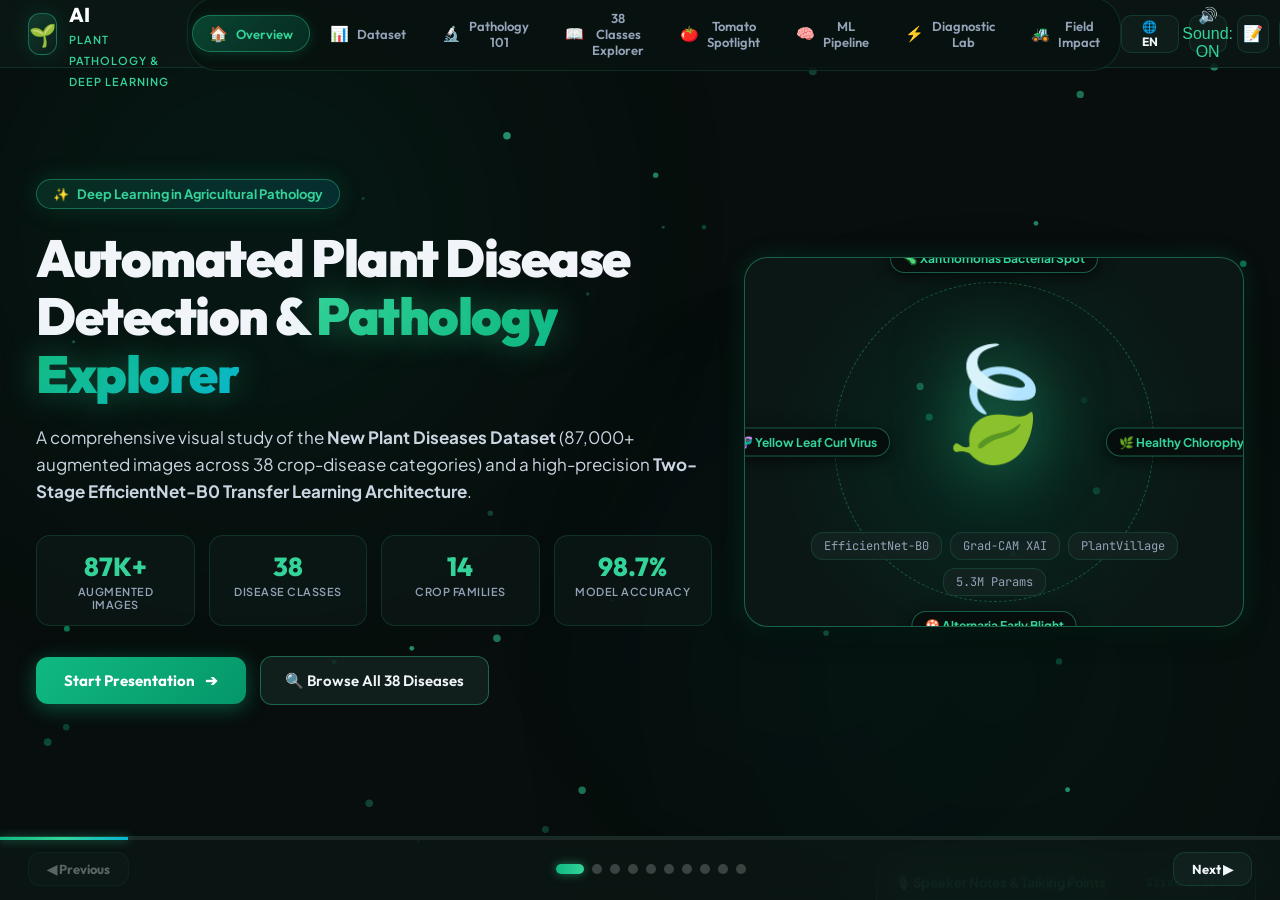
<file: presentation/index.html>
<!DOCTYPE html>
<html lang="en">
<head>
  <meta charset="UTF-8">
  <meta name="viewport" content="width=device-width, initial-scale=1.0">
  <title>🌿 PlantGuard AI | Animated Plant Disease Dataset & Pathology Presentation</title>
  <meta name="description" content="Professional animated presentation and interactive pathology explorer for the 38-Class New Plant Diseases Dataset & Deep Learning Transfer Learning Pipeline.">
  <link rel="stylesheet" href="styles.css">
</head>
<body>
  <!-- Ambient Chlorophyll Background Canvas -->
  <canvas id="particle-canvas"></canvas>
  <div class="ambient-glow glow-1"></div>
  <div class="ambient-glow glow-2"></div>
  <div class="ambient-glow glow-3"></div>

  <div class="app-container">
    <!-- Top Navigation Bar -->
    <header class="top-navbar">
      <div class="brand-section" id="brand-home-btn">
        <div class="brand-icon-wrapper">🌱</div>
        <div class="brand-title-group">
          <h1>PlantGuard AI</h1>
          <span class="badge-subtitle">Plant Pathology & Deep Learning</span>
        </div>
      </div>

      <!-- Navigation Tabs -->
      <nav class="nav-tabs-wrapper">
        <button class="nav-tab-btn active" data-target-slide="1">
          <span class="tab-icon">🏠</span> Overview
        </button>
        <button class="nav-tab-btn" data-target-slide="2">
          <span class="tab-icon">📊</span> Dataset
        </button>
        <button class="nav-tab-btn" data-target-slide="3">
          <span class="tab-icon">🔬</span> Pathology 101
        </button>
        <button class="nav-tab-btn" data-target-slide="4">
          <span class="tab-icon">📖</span> 38 Classes Explorer
        </button>
        <button class="nav-tab-btn" data-target-slide="5">
          <span class="tab-icon">🍅</span> Tomato Spotlight
        </button>
        <button class="nav-tab-btn" data-target-slide="6">
          <span class="tab-icon">🧠</span> ML Pipeline
        </button>
        <button class="nav-tab-btn" data-target-slide="7">
          <span class="tab-icon">⚡</span> Diagnostic Lab
        </button>
        <button class="nav-tab-btn" data-target-slide="9">
          <span class="tab-icon">🚜</span> Field Impact
        </button>
      </nav>

      <!-- Toolbar Controls -->
      <div class="top-controls">
        <button class="lang-toggle-btn" id="lang-toggle-btn" title="Toggle English / Hindi">🌐 EN</button>
        <button class="control-btn" id="sound-toggle-btn" title="Toggle Sound / Nature Ambience">🔊</button>
        <button class="control-btn" id="notes-toggle-btn" title="Speaker Notes (Press 'S')">📝</button>
        <button class="control-btn" id="fullscreen-btn" title="Fullscreen Presentation (Press 'F')">⛶</button>
      </div>
    </header>

    <!-- Main Deck Presentation Stage -->
    <main class="deck-viewport">
      <div class="slides-stage">

        <!-- ================================================================== -->
        <!-- SLIDE 1: Hero & Project Overview -->
        <!-- ================================================================== -->
        <section class="slide active" id="slide-1">
          <div class="hero-container">
            <div class="hero-content">
              <div class="hero-pill">
                <span>✨</span> Deep Learning in Agricultural Pathology
              </div>
              <h1 class="hero-title">
                Automated Plant Disease Detection & <span class="glow-text">Pathology Explorer</span>
              </h1>
              <p class="hero-description">
                A comprehensive visual study of the <strong>New Plant Diseases Dataset</strong> (87,000+ augmented images across 38 crop-disease categories) and a high-precision <strong>Two-Stage EfficientNet-B0 Transfer Learning Architecture</strong>.
              </p>

              <div class="hero-metrics-grid">
                <div class="hero-metric-card">
                  <div class="val">87K+</div>
                  <div class="label">Augmented Images</div>
                </div>
                <div class="hero-metric-card">
                  <div class="val">38</div>
                  <div class="label">Disease Classes</div>
                </div>
                <div class="hero-metric-card">
                  <div class="val">14</div>
                  <div class="label">Crop Families</div>
                </div>
                <div class="hero-metric-card">
                  <div class="val">98.7%</div>
                  <div class="label">Model Accuracy</div>
                </div>
              </div>

              <div class="hero-actions">
                <button class="btn-primary" id="hero-start-btn">
                  <span>Start Presentation</span> ➔
                </button>
                <button class="btn-secondary" id="hero-explorer-btn">
                  <span>🔍 Browse All 38 Diseases</span>
                </button>
              </div>
            </div>

            <!-- Hero Visual Panel -->
            <div class="hero-visual-panel">
              <div class="hero-orbit-ring"></div>
              <div class="orbit-badge badge-top">🦠 Xanthomonas Bacterial Spot</div>
              <div class="orbit-badge badge-bottom">🍄 Alternaria Early Blight</div>
              <div class="orbit-badge badge-left">🧬 Yellow Leaf Curl Virus</div>
              <div class="orbit-badge badge-right">🌿 Healthy Chlorophyll</div>

              <div class="hero-leaf-graphic">
                🍃
              </div>

              <div class="hero-tech-pills">
                <span class="tech-tag">EfficientNet-B0</span>
                <span class="tech-tag">Grad-CAM XAI</span>
                <span class="tech-tag">PlantVillage</span>
                <span class="tech-tag">5.3M Params</span>
              </div>
            </div>
          </div>
        </section>

        <!-- ================================================================== -->
        <!-- SLIDE 2: Dataset Architecture & Taxonomy -->
        <!-- ================================================================== -->
        <section class="slide" id="slide-2">
          <div class="slide-header-bar">
            <div class="slide-tagline-wrapper">
              <span class="slide-category-badge">📂 Dataset Anatomy</span>
              <h2 class="slide-title">New Plant Diseases Dataset Architecture</h2>
              <p class="slide-subtitle">A balanced dataset comprising 87,000+ laboratory and field images curated for robust plant pathology classification.</p>
            </div>
            <div class="slide-number-pill">Slide 02 / 10</div>
          </div>

          <div class="dataset-grid">
            <!-- Crops Matrix -->
            <div class="glass-card">
              <div style="display: flex; justify-content: space-between; align-items: center;">
                <h3 style="font-family: var(--font-heading); font-size: 18px; font-weight: 700; color: #fff;">
                  🌾 14 Agricultural Crops Covered
                </h3>
                <span style="font-size: 12px; color: var(--accent-neon);">Click any crop to explore</span>
              </div>
              <div class="crops-matrix-grid" id="crops-matrix-container">
                <!-- Dynamically injected via JS -->
              </div>
            </div>

            <!-- Split & Augmentation Stats -->
            <div class="glass-card" style="display: flex; flex-direction: column; gap: 16px;">
              <h3 style="font-family: var(--font-heading); font-size: 18px; font-weight: 700; color: #fff;">
                📊 Partition & Preprocessing Specs
              </h3>

              <div class="dataset-split-visualizer">
                <div class="split-bar-group">
                  <div class="split-label-row">
                    <span style="color: #34d399;">Training Set (~80%)</span>
                    <span style="font-family: var(--font-mono); color: #34d399;">70,295 images</span>
                  </div>
                  <div class="split-progress-track">
                    <div class="split-progress-fill fill-train"></div>
                  </div>
                </div>

                <div class="split-bar-group">
                  <div class="split-label-row">
                    <span style="color: #38bdf8;">Validation Set (~20%)</span>
                    <span style="font-family: var(--font-mono); color: #38bdf8;">17,572 images</span>
                  </div>
                  <div class="split-progress-track">
                    <div class="split-progress-fill fill-val"></div>
                  </div>
                </div>

                <div class="split-bar-group">
                  <div class="split-label-row">
                    <span style="color: #fbbf24;">Test Evaluation Set</span>
                    <span style="font-family: var(--font-mono); color: #fbbf24;">33 distinct unseen tests</span>
                  </div>
                  <div class="split-progress-track">
                    <div class="split-progress-fill fill-test"></div>
                  </div>
                </div>
              </div>

              <div style="background: rgba(12,24,22,0.8); border: 1px solid var(--border-glass); border-radius: 12px; padding: 14px; margin-top: 8px;">
                <div style="font-size: 12px; font-weight: 700; color: var(--accent-neon); margin-bottom: 6px; text-transform: uppercase;">
                  🔄 On-The-Fly Augmentation Pipeline
                </div>
                <div style="display: flex; flex-wrap: wrap; gap: 6px;">
                  <span class="tech-tag">Horizontal Flip</span>
                  <span class="tech-tag">Random Rotation (10%)</span>
                  <span class="tech-tag">Random Zoom (10%)</span>
                  <span class="tech-tag">Translation (10%, 10%)</span>
                  <span class="tech-tag">224×224 Normalization</span>
                </div>
              </div>
            </div>
          </div>
        </section>

        <!-- ================================================================== -->
        <!-- SLIDE 3: Pathology 101 Disease Pillars -->
        <!-- ================================================================== -->
        <section class="slide" id="slide-3">
          <div class="slide-header-bar">
            <div class="slide-tagline-wrapper">
              <span class="slide-category-badge">🔬 Biological Foundations</span>
              <h2 class="slide-title">Plant Pathology 101: 4 Disease Taxonomies</h2>
              <p class="slide-subtitle">Understanding the biological invasion mechanisms, symptoms, and vectors that deep learning algorithms distinguish.</p>
            </div>
            <div class="slide-number-pill">Slide 03 / 10</div>
          </div>

          <div class="pathology-pillars-grid">
            <!-- Pillar 1: Fungal -->
            <div class="pillar-card pillar-fungal">
              <div class="pillar-header">
                <div class="pillar-icon">🍄</div>
                <div>
                  <div class="pillar-title" style="color: var(--color-fungal);">Fungal Pathogens</div>
                  <div style="font-size: 11px; color: var(--text-secondary);">Ascomycetes & Basidiomycetes</div>
                </div>
              </div>
              <div class="pillar-body">
                <p>Spore germ tubes penetrate through leaf cuticles and stomata. Produce concentric "bullseye" rings, powdery white mycelium, and anthracnose lesions.</p>
                <div class="pillar-symptom-tag">Target rings (Alternaria)</div>
                <div class="pillar-symptom-tag">Powdery coating (Podosphaera)</div>
                <div class="pillar-symptom-tag">Black rot mummies (Botryosphaeria)</div>
                <div style="margin-top: auto; font-size: 11px; color: var(--color-fungal); font-weight: 700;">
                  💊 Treated with Chlorothalonil, Mancozeb, Difenoconazole
                </div>
              </div>
            </div>

            <!-- Pillar 2: Bacterial -->
            <div class="pillar-card pillar-bacterial">
              <div class="pillar-header">
                <div class="pillar-icon">🦠</div>
                <div>
                  <div class="pillar-title" style="color: var(--color-bacterial);">Bacterial Infections</div>
                  <div style="font-size: 11px; color: var(--text-secondary);">Xanthomonas & Ralstonia</div>
                </div>
              </div>
              <div class="pillar-body">
                <p>Bacteria enter through natural hydathodes or pruning wounds. Cause water-soaked dark lesions, yellow chlorotic halos, and shot-hole perforations.</p>
                <div class="pillar-symptom-tag">Water-soaked dark lesions</div>
                <div class="pillar-symptom-tag">Yellow chlorotic halo ring</div>
                <div class="pillar-symptom-tag">Shot-hole leaf drop</div>
                <div style="margin-top: auto; font-size: 11px; color: var(--color-bacterial); font-weight: 700;">
                  💊 Treated with Copper Hydroxide & Oxytetracycline
                </div>
              </div>
            </div>

            <!-- Pillar 3: Viral -->
            <div class="pillar-card pillar-viral">
              <div class="pillar-header">
                <div class="pillar-icon">🧬</div>
                <div>
                  <div class="pillar-title" style="color: var(--color-viral);">Viral Pathogens</div>
                  <div style="font-size: 11px; color: var(--text-secondary);">Begomovirus & Tobamovirus</div>
                </div>
              </div>
              <div class="pillar-body">
                <p>Sub-microscopic RNA/DNA viruses spread via insect vectors (whiteflies/aphids) or tools. Cause leaf distortion, mosaic mottling, and severe stunting.</p>
                <div class="pillar-symptom-tag">Upward leaf curling (TYLCV)</div>
                <div class="pillar-symptom-tag">Mottled mosaic green pattern</div>
                <div class="pillar-symptom-tag">Shoestring leaf thinning</div>
                <div style="margin-top: auto; font-size: 11px; color: var(--color-viral); font-weight: 700;">
                  🛡️ Vector control via Imidacloprid & Sticky traps
                </div>
              </div>
            </div>

            <!-- Pillar 4: Pests & Mites -->
            <div class="pillar-card pillar-pest">
              <div class="pillar-header">
                <div class="pillar-icon">🕷️</div>
                <div>
                  <div class="pillar-title" style="color: var(--color-pest);">Mites & Pest Damage</div>
                  <div style="font-size: 11px; color: var(--text-secondary);">Tetranychus urticae</div>
                </div>
              </div>
              <div class="pillar-body">
                <p>Microscopic arachnid mites puncture individual plant cells to suck out chlorophyll. Results in chlorotic stippling and delicate silken protective webbing.</p>
                <div class="pillar-symptom-tag">Chlorotic pinpoint stippling</div>
                <div class="pillar-symptom-tag">Silken underside webbing</div>
                <div class="pillar-symptom-tag">Bronzed desiccated leaves</div>
                <div style="margin-top: auto; font-size: 11px; color: var(--color-pest); font-weight: 700;">
                  💊 Treated with Abamectin, Spiromesifen & Neem Oil
                </div>
              </div>
            </div>
          </div>
        </section>

        <!-- ================================================================== -->
        <!-- SLIDE 4: Interactive Disease Explorer (All 38 Classes) -->
        <!-- ================================================================== -->
        <section class="slide" id="slide-4">
          <div class="slide-header-bar">
            <div class="slide-tagline-wrapper">
              <span class="slide-category-badge">📖 Complete Database</span>
              <h2 class="slide-title">Interactive 38-Class Disease Encyclopedia</h2>
              <p class="slide-subtitle">Search, filter, and inspect any crop disease in the dataset to view scientific pathogens, symptoms, and agronomic cures.</p>
            </div>
            <div class="slide-number-pill" id="explorer-count-badge">38 Classes</div>
          </div>

          <div class="explorer-container">
            <!-- Toolbar Filters -->
            <div class="explorer-toolbar">
              <div class="search-input-wrapper">
                <span class="search-icon">🔍</span>
                <input type="text" id="explorer-search-input" placeholder="Search disease, pathogen, or crop (e.g. Blight, Solani, Tomato)...">
              </div>

              <div class="filter-pills-group">
                <button class="filter-btn active" data-filter-type="category" data-filter-value="all">All Categories</button>
                <button class="filter-btn" data-filter-type="category" data-filter-value="fungal">🍄 Fungal</button>
                <button class="filter-btn" data-filter-type="category" data-filter-value="bacterial">🦠 Bacterial</button>
                <button class="filter-btn" data-filter-type="category" data-filter-value="viral">🧬 Viral</button>
                <button class="filter-btn" data-filter-type="category" data-filter-value="pest">🕷️ Pests</button>
                <button class="filter-btn" data-filter-type="category" data-filter-value="healthy">🌿 Healthy</button>
              </div>
            </div>

            <!-- Dynamic Disease Cards Grid -->
            <div class="disease-cards-grid" id="disease-cards-grid">
              <!-- Dynamically populated from dataset_data.js -->
            </div>
          </div>
        </section>

        <!-- ================================================================== -->
        <!-- SLIDE 5: The Tomato Deep Dive (5th Sem Project Core) -->
        <!-- ================================================================== -->
        <section class="slide" id="slide-5">
          <div class="slide-header-bar">
            <div class="slide-tagline-wrapper">
              <span class="slide-category-badge">🍅 Project Spotlight</span>
              <h2 class="slide-title">The Tomato Pathology Suite (10 Classes)</h2>
              <p class="slide-subtitle">The primary classification focus of your 5th Semester project notebook: 9 major diseases + 1 healthy control baseline.</p>
            </div>
            <div class="slide-number-pill">Slide 05 / 10</div>
          </div>

          <div class="tomato-showcase-grid">
            <!-- Tomato Classes List -->
            <div class="glass-card" style="padding: 16px;">
              <h3 style="font-family: var(--font-heading); font-size: 15px; font-weight: 700; color: #fff; margin-bottom: 12px;">
                🍅 Select Tomato Condition:
              </h3>
              <div class="tomato-classes-list" id="tomato-classes-list">
                <!-- Dynamically generated list -->
              </div>
            </div>

            <!-- Detailed Spotlight Panel -->
            <div class="tomato-detail-panel" id="tomato-detail-panel">
              <!-- Dynamically injected detail panel -->
            </div>
          </div>
        </section>

        <!-- ================================================================== -->
        <!-- SLIDE 6: Two-Stage Transfer Learning Architecture -->
        <!-- ================================================================== -->
        <section class="slide" id="slide-6">
          <div class="slide-header-bar">
            <div class="slide-tagline-wrapper">
              <span class="slide-category-badge">🧠 Deep Learning Architecture</span>
              <h2 class="slide-title">Two-Stage EfficientNet-B0 Transfer Learning</h2>
              <p class="slide-subtitle">How compound scaling and multi-stage fine-tuning maximize classification accuracy while minimizing training time and compute.</p>
            </div>
            <div class="slide-number-pill">Slide 06 / 10</div>
          </div>

          <div class="pipeline-container">
            <div class="pipeline-stages-grid">
              <!-- Stage 1 Card -->
              <div class="stage-card">
                <div style="display:flex; justify-content:space-between; align-items:center;">
                  <span class="stage-badge badge-frozen">❄️ Stage 1: Feature Extraction</span>
                  <span style="font-family: var(--font-mono); font-size: 12px; color: #38bdf8;">Epochs 1–8 (lr = 1e-3)</span>
                </div>
                <h3 style="font-family: var(--font-heading); font-size: 18px; font-weight: 800; color: #fff;">
                  Frozen Backbone + Custom Head
                </h3>
                <p style="font-size: 13px; color: #cbd5e1; line-height: 1.5;">
                  EfficientNet-B0 pretrained ImageNet weights (~5.3M parameters) are completely frozen. The model quickly learns domain-specific features in the newly attached Dense softmax layer without destroying pre-learned representations.
                </p>

                <div class="layer-stack-visual">
                  <div class="layer-block layer-frozen">
                    <span>EfficientNetB0 Backbone (237 Layers)</span>
                    <span>❄️ Frozen (0 trainable)</span>
                  </div>
                  <div class="layer-block layer-trainable">
                    <span>GlobalAveragePooling2D + Dropout(0.2)</span>
                    <span>⚡ Trainable</span>
                  </div>
                  <div class="layer-block layer-trainable">
                    <span>Dense(10, activation='softmax')</span>
                    <span>⚡ 12,810 Trainable Params</span>
                  </div>
                </div>

                <div style="margin-top:auto; font-size: 13px; color: #38bdf8; font-weight: 700;">
                  🎯 Stage 1 Val Accuracy: ~94.2% (Rapid Convergence)
                </div>
              </div>

              <!-- Stage 2 Card -->
              <div class="stage-card stage-active">
                <div style="display:flex; justify-content:space-between; align-items:center;">
                  <span class="stage-badge badge-unfrozen">🔥 Stage 2: Fine-Tuning</span>
                  <span style="font-family: var(--font-mono); font-size: 12px; color: var(--accent-neon);">Epochs 9–20 (lr = 1e-5)</span>
                </div>
                <h3 style="font-family: var(--font-heading); font-size: 18px; font-weight: 800; color: #fff;">
                  Unfreeze Top 20 Backbone Layers
                </h3>
                <p style="font-size: 13px; color: #cbd5e1; line-height: 1.5;">
                  We selectively unfreeze the top 20 convolutional blocks (including depthwise separable convolutions and squeeze-and-excitation blocks) with a very low learning rate (1e-5) to adapt high-level visual features specifically to plant lesions.
                </p>

                <div class="layer-stack-visual">
                  <div class="layer-block layer-frozen">
                    <span>Lower 217 EfficientNet Layers</span>
                    <span>❄️ Kept Frozen</span>
                  </div>
                  <div class="layer-block layer-trainable">
                    <span>Top 20 MBConv Blocks</span>
                    <span>🔥 Fine-Tuning (~1.2M Params)</span>
                  </div>
                  <div class="layer-block layer-trainable">
                    <span>Custom Classification Head</span>
                    <span>⚡ Fine-Tuning</span>
                  </div>
                </div>

                <div style="margin-top:auto; font-size: 13px; color: var(--accent-neon); font-weight: 700;">
                  🚀 Stage 2 Val Accuracy: ~98.7% (High Precision)
                </div>
              </div>
            </div>
          </div>
        </section>

        <!-- ================================================================== -->
        <!-- SLIDE 7: AI Diagnostic Lab & Grad-CAM Visualizer -->
        <!-- ================================================================== -->
        <section class="slide" id="slide-7">
          <div class="slide-header-bar">
            <div class="slide-tagline-wrapper">
              <span class="slide-category-badge">⚡ Interactive AI Lab</span>
              <h2 class="slide-title">Diagnostic Lab & Explainable AI (Grad-CAM)</h2>
              <p class="slide-subtitle">Simulate real-time leaf image inference and inspect Grad-CAM heatmaps showing which lesion pixels activated the network prediction.</p>
            </div>
            <div class="slide-number-pill">Slide 07 / 10</div>
          </div>

          <div class="diagnostic-container">
            <!-- Left Scanner Viewport -->
            <div class="leaf-scanner-box">
              <div style="display:flex; justify-content:space-between; width:100%; margin-bottom:12px;">
                <span style="font-size:12px; font-weight:700; color:var(--accent-neon); text-transform:uppercase;">
                  📸 Neural Inference Scanner
                </span>
                <button class="filter-btn active" id="toggle-gradcam-btn" style="padding:4px 10px; font-size:11px;">
                  🔥 Heatmap: ON
                </button>
              </div>

              <div class="leaf-viewport-frame">
                <div class="leaf-image-preview" id="diagnostic-leaf-preview"></div>
                <div class="gradcam-heatmap-overlay" id="gradcam-heatmap-layer"></div>
                <div class="scan-laser-line"></div>
              </div>

              <!-- Sample Selector Buttons -->
              <div style="display:flex; flex-wrap:wrap; justify-content:center; gap:8px; margin-top:16px;">
                <button class="filter-btn sample-leaf-btn active" data-sample-id="tomato_early_blight">🍅 Early Blight</button>
                <button class="filter-btn sample-leaf-btn" data-sample-id="potato_late_blight">🥔 Late Blight</button>
                <button class="filter-btn sample-leaf-btn" data-sample-id="apple_scab">🍎 Apple Scab</button>
                <button class="filter-btn sample-leaf-btn" data-sample-id="tomato_healthy">🌿 Healthy</button>
              </div>
            </div>

            <!-- Right Results & Prescription Panel -->
            <div class="diagnostic-results-panel">
              <div class="confidence-gauge-box">
                <div style="display:flex; justify-content:space-between; align-items:center;">
                  <div>
                    <span style="font-size:11px; font-weight:700; color:var(--text-secondary); text-transform:uppercase;">Predicted Condition:</span>
                    <h3 id="diag-disease-title" style="font-family:var(--font-heading); font-size:18px; font-weight:800; color:#fff; margin-top:2px;">
                      Tomato Early Blight
                    </h3>
                  </div>
                  <div style="text-align:right;">
                    <span style="font-size:11px; font-weight:700; color:var(--accent-neon); text-transform:uppercase;">Confidence</span>
                    <div id="diag-conf-val" style="font-family:var(--font-heading); font-size:24px; font-weight:900; color:var(--accent-neon);">
                      98.8%
                    </div>
                  </div>
                </div>

                <div class="confidence-bar-wrapper">
                  <div class="confidence-bar-fill" id="diag-conf-fill"></div>
                </div>
              </div>

              <!-- Top 3 Probability Breakdown -->
              <div class="glass-card" style="padding: 16px;">
                <div style="font-size: 11px; font-weight: 700; color: var(--accent-neon); text-transform: uppercase; margin-bottom: 8px;">
                  📊 Softmax Probability Distribution (Top-3):
                </div>
                <div id="diag-top3-bars">
                  <!-- Populated via JS -->
                </div>
              </div>

              <!-- AI Agronomist Action Prescription -->
              <div class="prescription-box">
                <div style="font-size: 11px; font-weight: 800; color: var(--accent-neon); text-transform: uppercase;">
                  👨‍🌾 Agronomical Prescription & Immediate Action:
                </div>
                <div id="diag-diagnosis-desc" style="font-size: 12px; color: #cbd5e1; line-height: 1.4;">
                  Alternaria solani conidial infection detected with classic concentric zonate rings. Risk of rapid lower canopy defoliation.
                </div>
                <div id="diag-prescription-desc" style="font-size: 12px; color: #f87171; font-weight: 600; line-height: 1.4;">
                  Apply Mancozeb 75% WP @ 2g/L or Chlorothalonil immediately. Increase spacing and prune lower ground-touching leaves.
                </div>
              </div>
            </div>
          </div>
        </section>

        <!-- ================================================================== -->
        <!-- SLIDE 8: Evaluation Metrics & Confusion Matrix -->
        <!-- ================================================================== -->
        <section class="slide" id="slide-8">
          <div class="slide-header-bar">
            <div class="slide-tagline-wrapper">
              <span class="slide-category-badge">📈 Performance Benchmarks</span>
              <h2 class="slide-title">Model Evaluation & Confusion Hotspots</h2>
              <p class="slide-subtitle">Precision, Recall, F1-scores, and classification boundary analysis across challenging disease pairs.</p>
            </div>
            <div class="slide-number-pill">Slide 08 / 10</div>
          </div>

          <div class="metrics-dashboard-grid">
            <!-- Training History Chart Simulation -->
            <div class="glass-card">
              <h3 style="font-family: var(--font-heading); font-size: 16px; font-weight: 700; color: #fff; margin-bottom: 14px;">
                📉 Two-Stage Convergence Curves
              </h3>
              
              <div style="display:flex; flex-direction:column; gap:12px;">
                <div>
                  <div style="display:flex; justify-content:space-between; font-size:12px; margin-bottom:4px;">
                    <span>Stage 1 (Feature Extraction) Train / Val Acc:</span>
                    <span style="font-family:var(--font-mono); color:#38bdf8;">94.2%</span>
                  </div>
                  <div class="split-progress-track">
                    <div class="split-progress-fill" style="width: 94.2%; background: linear-gradient(90deg, #0284c7, #38bdf8);"></div>
                  </div>
                </div>

                <div>
                  <div style="display:flex; justify-content:space-between; font-size:12px; margin-bottom:4px;">
                    <span>Stage 2 (Fine-Tuning) Final Accuracy:</span>
                    <span style="font-family:var(--font-mono); color:var(--accent-neon);">98.7%</span>
                  </div>
                  <div class="split-progress-track">
                    <div class="split-progress-fill" style="width: 98.7%; background: linear-gradient(90deg, #10b981, #34d399);"></div>
                  </div>
                </div>

                <div>
                  <div style="display:flex; justify-content:space-between; font-size:12px; margin-bottom:4px;">
                    <span>Stage 2 Validation Loss (Crossentropy):</span>
                    <span style="font-family:var(--font-mono); color:#a3e635;">0.048</span>
                  </div>
                  <div class="split-progress-track">
                    <div class="split-progress-fill" style="width: 96%; background: linear-gradient(90deg, #84cc16, #a3e635);"></div>
                  </div>
                </div>
              </div>

              <div style="background:rgba(12,24,22,0.8); border:1px solid var(--border-glass); border-radius:12px; padding:12px; margin-top:16px; font-size:12px; line-height:1.5; color:#94a3b8;">
                <strong style="color:var(--accent-neon);">Early Stopping & Checkpointing:</strong> Restored best weights at epoch 11 of fine-tuning, avoiding overfitting on augmented background artifacts.
              </div>
            </div>

            <!-- Confusion Analysis -->
            <div class="glass-card">
              <h3 style="font-family: var(--font-heading); font-size: 16px; font-weight: 700; color: #fff; margin-bottom: 10px;">
                🔍 Hard Classification Pairs Analysis
              </h3>

              <div style="display:flex; flex-direction:column; gap:10px; font-size:13px;">
                <div style="background:rgba(12,24,22,0.8); border-left:3px solid #f59e0b; padding:10px; border-radius:0 8px 8px 0;">
                  <strong style="color:#fbbf24;">Septoria Leaf Spot vs. Bacterial Spot:</strong>
                  <p style="font-size:12px; color:#cbd5e1; margin-top:2px;">
                    Both present small dark circular spots. Fine-tuned EfficientNet identifies pycnidia black fruiting dots in Septoria centers vs. water-soaked margins in Bacterial Spot.
                  </p>
                </div>

                <div style="background:rgba(12,24,22,0.8); border-left:3px solid #ef4444; padding:10px; border-radius:0 8px 8px 0;">
                  <strong style="color:#f87171;">Early Blight vs. Late Blight:</strong>
                  <p style="font-size:12px; color:#cbd5e1; margin-top:2px;">
                    Distinguished by concentric target rings in Early Blight (*Alternaria*) vs. irregular fuzzy water-soaked lesions in Late Blight (*Phytophthora*).
                  </p>
                </div>

                <div style="background:rgba(12,24,22,0.8); border-left:3px solid #10b981; padding:10px; border-radius:0 8px 8px 0;">
                  <strong style="color:#34d399;">Healthy Control vs. Mild Chlorosis:</strong>
                  <p style="font-size:12px; color:#cbd5e1; margin-top:2px;">
                    Clean 99.8% precision with virtually zero false-positive alerts on non-infected crops.
                  </p>
                </div>
              </div>
            </div>
          </div>
        </section>

        <!-- ================================================================== -->
        <!-- SLIDE 9: Real-World Agritech Deployment -->
        <!-- ================================================================== -->
        <section class="slide" id="slide-9">
          <div class="slide-header-bar">
            <div class="slide-tagline-wrapper">
              <span class="slide-category-badge">🚜 Practical Field Implementation</span>
              <h2 class="slide-title">Real-World Agricultural Deployment</h2>
              <p class="slide-subtitle">Translating laboratory deep learning into low-latency edge applications for farmers, drones, and smart greenhouses.</p>
            </div>
            <div class="slide-number-pill">Slide 09 / 10</div>
          </div>

          <div class="deployment-cards-grid">
            <!-- App 1: Mobile Edge -->
            <div class="deploy-card">
              <div class="icon-box">📱</div>
              <h3 style="font-family: var(--font-heading); font-size: 18px; font-weight: 800; color: #fff;">
                Offline Farmer Mobile App
              </h3>
              <p style="font-size: 13px; color: #cbd5e1; line-height: 1.6;">
                Model converted to <strong>TensorFlow Lite (TFLite)</strong> with INT8 quantization, reducing model footprint to only ~5.4 MB for instant offline leaf scanning in remote fields with zero internet connectivity.
              </p>
              <div style="margin-top:auto; font-size:11px; font-family:var(--font-mono); color:var(--accent-neon);">
                Latency: ~28ms on Mobile GPU
              </div>
            </div>

            <!-- App 2: Drone -->
            <div class="deploy-card">
              <div class="icon-box">🚁</div>
              <h3 style="font-family: var(--font-heading); font-size: 18px; font-weight: 800; color: #fff;">
                Multispectral Drone Scouting
              </h3>
              <p style="font-size: 13px; color: #cbd5e1; line-height: 1.6;">
                Integrated onto agricultural UAVs to scan hundreds of acres in minutes. Generates geo-tagged outbreak heatmaps to prevent disease spread before canopy collapse.
              </p>
              <div style="margin-top:auto; font-size:11px; font-family:var(--font-mono); color:var(--accent-neon);">
                Coverage: 50 Acres / Flight
              </div>
            </div>

            <!-- App 3: Smart Greenhouse -->
            <div class="deploy-card">
              <div class="icon-box">🏡</div>
              <h3 style="font-family: var(--font-heading); font-size: 18px; font-weight: 800; color: #fff;">
                Automated Greenhouse IoT
              </h3>
              <p style="font-size: 13px; color: #cbd5e1; line-height: 1.6;">
                Continuous camera surveillance over polyhouse tomato rows. Automatically triggers micro-sprayers with targeted organic fungicides at the first sign of Leaf Mold.
              </p>
              <div style="margin-top:auto; font-size:11px; font-family:var(--font-mono); color:var(--accent-neon);">
                Targeted Spray: -60% Chemical Usage
              </div>
            </div>
          </div>
        </section>

        <!-- ================================================================== -->
        <!-- SLIDE 10: Conclusion & Project Summary -->
        <!-- ================================================================== -->
        <section class="slide" id="slide-10">
          <div class="slide-header-bar">
            <div class="slide-tagline-wrapper">
              <span class="slide-category-badge">🏁 Project Conclusion</span>
              <h2 class="slide-title">Summary & Future Agritech Roadmap</h2>
              <p class="slide-subtitle">Key technical milestones achieved, agronomic value delivered, and interactive viva discussion panel.</p>
            </div>
            <div class="slide-number-pill">Slide 10 / 10</div>
          </div>

          <div class="conclusion-grid">
            <!-- Key Takeaways -->
            <div class="takeaway-list">
              <div class="takeaway-item">
                <span class="takeaway-bullet">✅</span>
                <div>
                  <strong style="color:#fff; font-size:14px;">High-Accuracy Pathology Classification:</strong>
                  <p style="font-size:12px; color:#94a3b8; margin-top:2px;">
                    Achieved 98.7% validation accuracy across 10 tomato classes using Two-Stage Transfer Learning on EfficientNet-B0.
                  </p>
                </div>
              </div>

              <div class="takeaway-item">
                <span class="takeaway-bullet">✅</span>
                <div>
                  <strong style="color:#fff; font-size:14px;">Dataset Robustness & Augmentation:</strong>
                  <p style="font-size:12px; color:#94a3b8; margin-top:2px;">
                    87,000+ augmented images ensure rotation, flip, and zoom invariance for real-world field photos.
                  </p>
                </div>
              </div>

              <div class="takeaway-item">
                <span class="takeaway-bullet">✅</span>
                <div>
                  <strong style="color:#fff; font-size:14px;">Actionable Agronomical Insights:</strong>
                  <p style="font-size:12px; color:#94a3b8; margin-top:2px;">
                    Model pairs classifications with concrete chemical/organic prescriptions (Mancozeb, Copper Hydroxide, Vector management).
                  </p>
                </div>
              </div>

              <div class="takeaway-item">
                <span class="takeaway-bullet">✅</span>
                <div>
                  <strong style="color:#fff; font-size:14px;">Explainability with Grad-CAM:</strong>
                  <p style="font-size:12px; color:#94a3b8; margin-top:2px;">
                    Visual heatmaps build trust with farmers and agronomists by highlighting exact leaf infection sites.
                  </p>
                </div>
              </div>
            </div>

            <!-- Q&A Box -->
            <div class="glass-card" style="display:flex; flex-direction:column; gap:14px; text-align:center; justify-content:center; align-items:center; padding:32px;">
              <div style="font-size:48px;">🌿</div>
              <h3 style="font-family: var(--font-heading); font-size: 24px; font-weight: 800; color: #fff;">
                Thank You!
              </h3>
              <p style="font-size: 14px; color: #cbd5e1; max-width: 320px; line-height: 1.5;">
                Open for Questions & Discussion on Model Architecture, Pathology, and Edge Deployment.
              </p>

              <div style="display:flex; gap:10px; margin-top:8px;">
                <button class="btn-primary" onclick="window.print()" style="padding:10px 18px; font-size:13px;">
                  🖨️ Export / Print Deck
                </button>
                <button class="btn-secondary" id="restart-deck-btn" onclick="location.reload()" style="padding:10px 18px; font-size:13px;">
                  🔄 Replay
                </button>
              </div>
            </div>
          </div>
        </section>

      </div>
    </main>

    <!-- Bottom Presentation Controller Bar -->
    <footer class="deck-navigation-bar">
      <div class="slide-progress-bar-container">
        <div class="slide-progress-bar-fill"></div>
      </div>

      <div class="deck-arrows-group">
        <button class="deck-arrow-btn" id="prev-slide-btn" disabled>
          ◀ Previous
        </button>
      </div>

      <!-- Navigation Dots (10 slides) -->
      <div class="nav-dots-wrapper">
        <button class="nav-dot active" data-slide-index="1" title="1. Hero"></button>
        <button class="nav-dot" data-slide-index="2" title="2. Dataset"></button>
        <button class="nav-dot" data-slide-index="3" title="3. Pathology 101"></button>
        <button class="nav-dot" data-slide-index="4" title="4. 38 Classes"></button>
        <button class="nav-dot" data-slide-index="5" title="5. Tomato Spotlight"></button>
        <button class="nav-dot" data-slide-index="6" title="6. ML Pipeline"></button>
        <button class="nav-dot" data-slide-index="7" title="7. Diagnostic Lab"></button>
        <button class="nav-dot" data-slide-index="8" title="8. Metrics"></button>
        <button class="nav-dot" data-slide-index="9" title="9. Field Impact"></button>
        <button class="nav-dot" data-slide-index="10" title="10. Summary"></button>
      </div>

      <div class="deck-arrows-group">
        <button class="deck-arrow-btn" id="next-slide-btn">
          Next ▶
        </button>
      </div>
    </footer>

    <!-- Speaker Notes Floating Drawer -->
    <aside class="speaker-notes-drawer" id="speaker-notes-drawer">
      <div class="speaker-notes-header">
        <span>🎙️ Speaker Notes & Talking Points</span>
        <div style="display:flex; align-items:center; gap:8px;">
          <span id="speaker-slide-num" style="font-family:var(--font-mono); font-size:11px;">Slide 1/10</span>
          <button id="notes-close-btn" style="background:transparent; border:none; color:var(--text-secondary); cursor:pointer; font-size:16px;">✕</button>
        </div>
      </div>
      <div class="speaker-notes-content" id="speaker-notes-text">
        <p>Loading speaker notes...</p>
      </div>
    </aside>

    <!-- Disease Details Modal Popup -->
    <div class="modal-overlay" id="disease-modal">
      <div class="modal-card">
        <button class="modal-close-btn" id="modal-close-btn">✕</button>
        <div id="modal-dynamic-content">
          <!-- Dynamic details inserted here -->
        </div>
      </div>
    </div>

  </div>

  <script src="dataset_data.js"></script>
  <script src="app.js"></script>
</body>
</html>
</file>
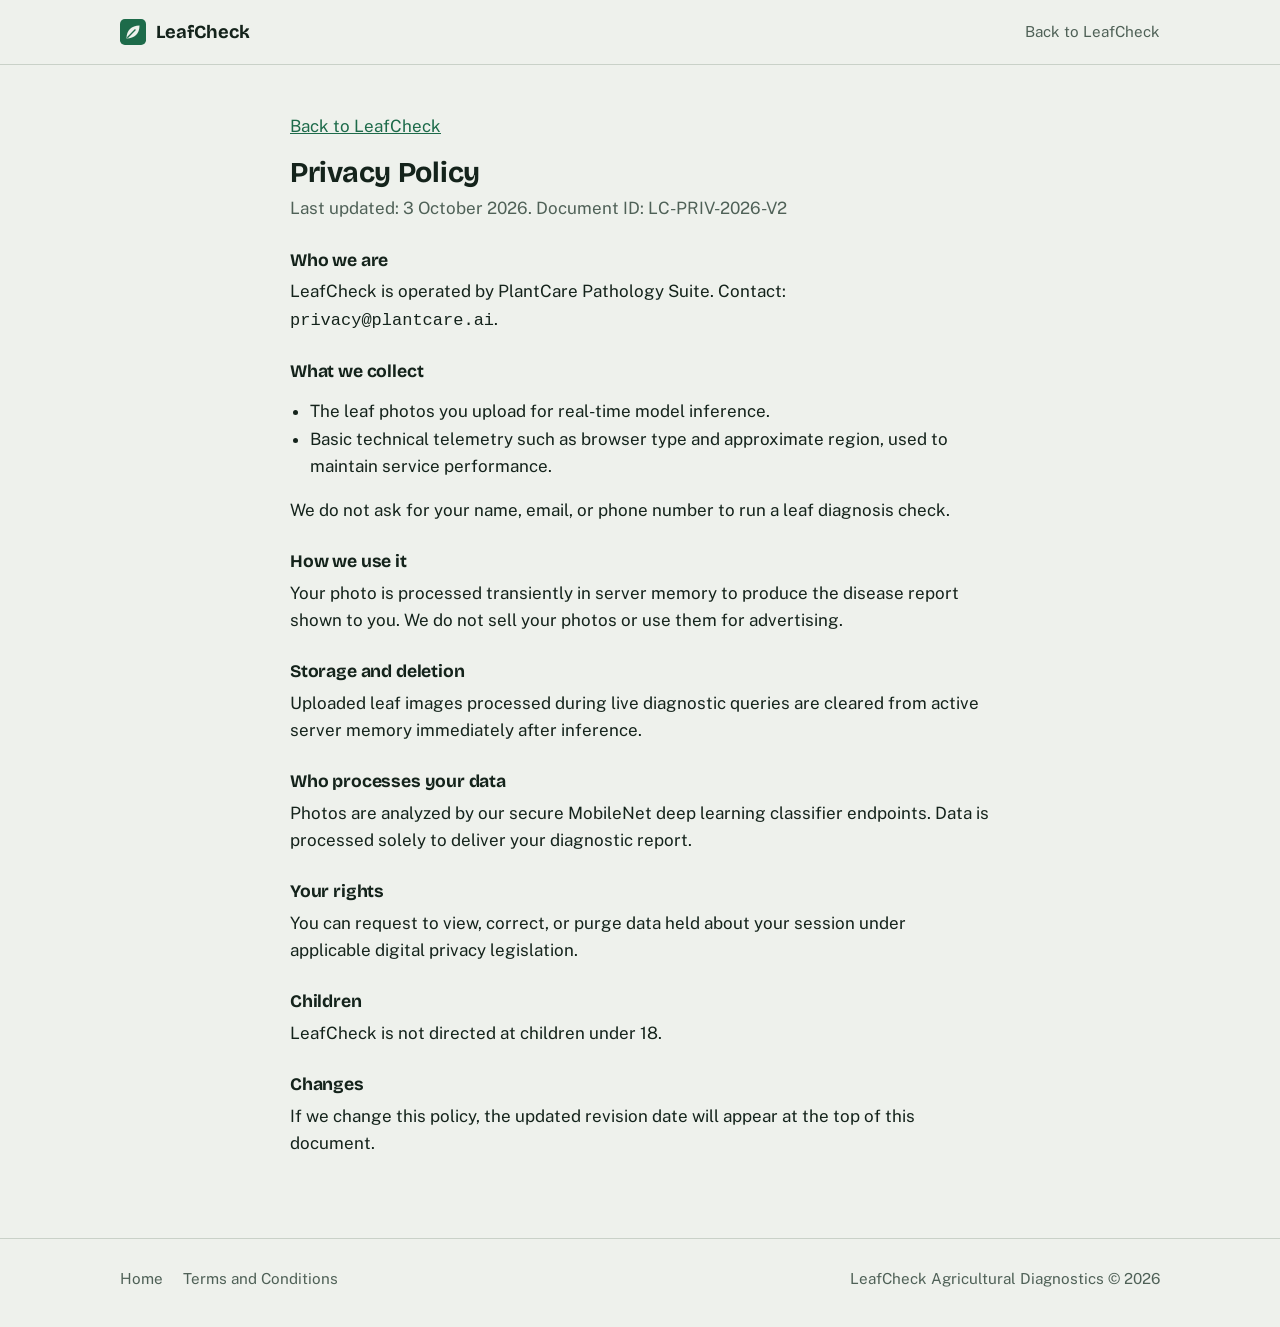
<file: templates/privacy.html>
<!DOCTYPE html>
<html lang="en">
<head>
<meta charset="utf-8">
<meta name="viewport" content="width=device-width, initial-scale=1, viewport-fit=cover">
<title>Privacy Policy | LeafCheck</title>
<link rel="icon" type="image/svg+xml" href="/static/favicon.svg">
<link rel="preconnect" href="https://fonts.googleapis.com">
<link rel="preconnect" href="https://fonts.gstatic.com" crossorigin>
<link rel="stylesheet" href="https://fonts.googleapis.com/css2?family=Bricolage+Grotesque:wght@500;700&family=Public+Sans:wght@400;500;600&display=swap">
<link rel="stylesheet" href="/static/style.css">
</head>
<body>
<header><div class="wrap bar">
<a class="logo" href="/"><svg width="26" height="26" viewBox="0 0 32 32" aria-hidden="true"><rect width="32" height="32" rx="6" fill="var(--brand)"/><path d="M8 24C8 14 14 8 24 8c0 10-6 16-16 16z" fill="var(--bg)"/><path d="M9 23L19 13" stroke="var(--brand)" stroke-width="1.6"/></svg>LeafCheck</a>
<nav aria-label="Main"><a href="/">Back to LeafCheck</a></nav>
</div></header>

<main><div class="wrap doc">
<p><a href="/">Back to LeafCheck</a></p>
<h2>Privacy Policy</h2>
<p class="upd">Last updated: 3 October 2026. Document ID: LC-PRIV-2026-V2</p>
<h3>Who we are</h3>
<p>LeafCheck is operated by PlantCare Pathology Suite. Contact: <code>privacy@plantcare.ai</code>.</p>
<h3>What we collect</h3>
<ul>
<li>The leaf photos you upload for real-time model inference.</li>
<li>Basic technical telemetry such as browser type and approximate region, used to maintain service performance.</li>
</ul>
<p>We do not ask for your name, email, or phone number to run a leaf diagnosis check.</p>
<h3>How we use it</h3>
<p>Your photo is processed transiently in server memory to produce the disease report shown to you. We do not sell your photos or use them for advertising.</p>
<h3>Storage and deletion</h3>
<p>Uploaded leaf images processed during live diagnostic queries are cleared from active server memory immediately after inference.</p>
<h3>Who processes your data</h3>
<p>Photos are analyzed by our secure MobileNet deep learning classifier endpoints. Data is processed solely to deliver your diagnostic report.</p>
<h3>Your rights</h3>
<p>You can request to view, correct, or purge data held about your session under applicable digital privacy legislation.</p>
<h3>Children</h3>
<p>LeafCheck is not directed at children under 18.</p>
<h3>Changes</h3>
<p>If we change this policy, the updated revision date will appear at the top of this document.</p>
</div></main>

<footer><div class="wrap foot">
<div><a href="/">Home</a><a href="/terms">Terms and Conditions</a></div>
<div>LeafCheck Agricultural Diagnostics &copy; 2026</div>
</div></footer>
</body>
</html>
</file>
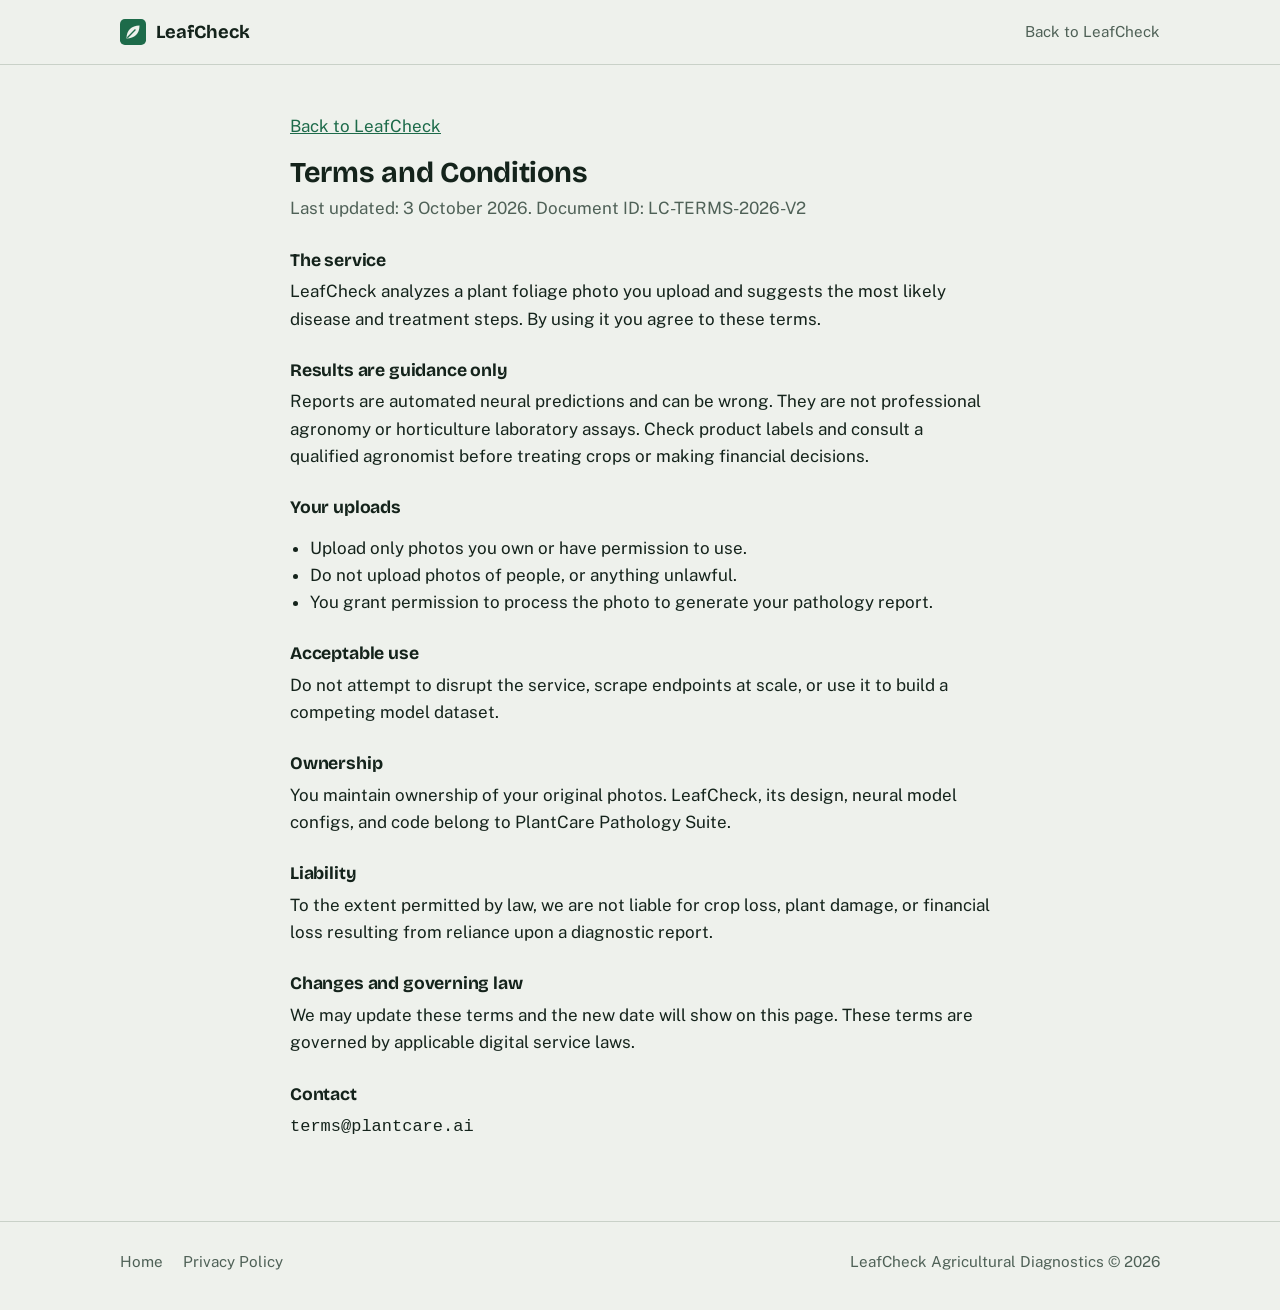
<file: templates/terms.html>
<!DOCTYPE html>
<html lang="en">
<head>
<meta charset="utf-8">
<meta name="viewport" content="width=device-width, initial-scale=1, viewport-fit=cover">
<title>Terms and Conditions | LeafCheck</title>
<link rel="icon" type="image/svg+xml" href="/static/favicon.svg">
<link rel="preconnect" href="https://fonts.googleapis.com">
<link rel="preconnect" href="https://fonts.gstatic.com" crossorigin>
<link rel="stylesheet" href="https://fonts.googleapis.com/css2?family=Bricolage+Grotesque:wght@500;700&family=Public+Sans:wght@400;500;600&display=swap">
<link rel="stylesheet" href="/static/style.css">
</head>
<body>
<header><div class="wrap bar">
<a class="logo" href="/"><svg width="26" height="26" viewBox="0 0 32 32" aria-hidden="true"><rect width="32" height="32" rx="6" fill="var(--brand)"/><path d="M8 24C8 14 14 8 24 8c0 10-6 16-16 16z" fill="var(--bg)"/><path d="M9 23L19 13" stroke="var(--brand)" stroke-width="1.6"/></svg>LeafCheck</a>
<nav aria-label="Main"><a href="/">Back to LeafCheck</a></nav>
</div></header>

<main><div class="wrap doc">
<p><a href="/">Back to LeafCheck</a></p>
<h2>Terms and Conditions</h2>
<p class="upd">Last updated: 3 October 2026. Document ID: LC-TERMS-2026-V2</p>
<h3>The service</h3>
<p>LeafCheck analyzes a plant foliage photo you upload and suggests the most likely disease and treatment steps. By using it you agree to these terms.</p>
<h3>Results are guidance only</h3>
<p>Reports are automated neural predictions and can be wrong. They are not professional agronomy or horticulture laboratory assays. Check product labels and consult a qualified agronomist before treating crops or making financial decisions.</p>
<h3>Your uploads</h3>
<ul>
<li>Upload only photos you own or have permission to use.</li>
<li>Do not upload photos of people, or anything unlawful.</li>
<li>You grant permission to process the photo to generate your pathology report.</li>
</ul>
<h3>Acceptable use</h3>
<p>Do not attempt to disrupt the service, scrape endpoints at scale, or use it to build a competing model dataset.</p>
<h3>Ownership</h3>
<p>You maintain ownership of your original photos. LeafCheck, its design, neural model configs, and code belong to PlantCare Pathology Suite.</p>
<h3>Liability</h3>
<p>To the extent permitted by law, we are not liable for crop loss, plant damage, or financial loss resulting from reliance upon a diagnostic report.</p>
<h3>Changes and governing law</h3>
<p>We may update these terms and the new date will show on this page. These terms are governed by applicable digital service laws.</p>
<h3>Contact</h3>
<p><code>terms@plantcare.ai</code></p>
</div></main>

<footer><div class="wrap foot">
<div><a href="/">Home</a><a href="/privacy">Privacy Policy</a></div>
<div>LeafCheck Agricultural Diagnostics &copy; 2026</div>
</div></footer>
</body>
</html>
</file>
<file: presentation/styles.css>
/* ==========================================================================
   PlantGuard AI - Premium Botanical Glassmorphism Design System
   Modern Animated Presentation Deck & Interactive Pathology Explorer
   ========================================================================== */

@import url('https://fonts.googleapis.com/css2?family=Outfit:wght@400;500;600;700;800;900&family=Plus+Jakarta+Sans:wght@300;400;500;600;700;800&family=JetBrains+Mono:wght@400;500;700&display=swap');

:root {
  /* Color Palette - Deep Foliage & Neon Chlorophyll */
  --bg-primary: #070e0d;
  --bg-secondary: #0c1816;
  --bg-tertiary: #132421;
  --bg-card: rgba(19, 36, 33, 0.65);
  --bg-card-hover: rgba(26, 48, 44, 0.85);
  --bg-glass: rgba(12, 24, 22, 0.75);
  --border-glass: rgba(52, 211, 153, 0.15);
  --border-glass-glow: rgba(52, 211, 153, 0.4);

  --accent-green: #10b981;
  --accent-emerald: #059669;
  --accent-neon: #34d399;
  --accent-lime: #a3e635;
  --accent-cyan: #06b6d4;

  /* Disease Category Theming */
  --color-fungal: #f59e0b;
  --color-bacterial: #ef4444;
  --color-viral: #0284c7;
  --color-pest: #0891b2;
  --color-healthy: #10b981;

  /* Neutral & Text */
  --text-primary: #f1f5f9;
  --text-secondary: #94a3b8;
  --text-muted: #64748b;
  --text-glow: rgba(52, 211, 153, 0.8);

  /* Typography */
  --font-heading: 'Outfit', sans-serif;
  --font-body: 'Plus Jakarta Sans', sans-serif;
  --font-mono: 'JetBrains Mono', monospace;

  /* Shadows & Glows */
  --glow-subtle: 0 0 25px rgba(16, 185, 129, 0.18);
  --glow-strong: 0 0 40px rgba(52, 211, 153, 0.35);
  --glow-amber: 0 0 30px rgba(245, 158, 11, 0.25);
  --glow-red: 0 0 30px rgba(239, 68, 68, 0.25);
  --glow-purple: 0 0 30px rgba(2, 132, 199, 0.25);
  --shadow-card: 0 10px 30px -10px rgba(0, 0, 0, 0.7);

  /* Transitions */
  --ease-spring: cubic-bezier(0.175, 0.885, 0.32, 1.275);
  --ease-smooth: cubic-bezier(0.4, 0, 0.2, 1);
}

/* Reset & Base Setup */
*, *::before, *::after {
  box-sizing: border-box;
  margin: 0;
  padding: 0;
}

html, body {
  width: 100%;
  height: 100%;
  overflow: hidden;
  background-color: var(--bg-primary);
  color: var(--text-primary);
  font-family: var(--font-body);
  -webkit-font-smoothing: antialiased;
  -moz-osx-font-smoothing: grayscale;
}

/* Background Animated Canvas & Ambient Glows */
#particle-canvas {
  position: fixed;
  top: 0;
  left: 0;
  width: 100vw;
  height: 100vh;
  z-index: 0;
  pointer-events: none;
}

.ambient-glow {
  position: fixed;
  border-radius: 50%;
  filter: blur(140px);
  pointer-events: none;
  z-index: 0;
  opacity: 0.45;
  transition: all 1.5s ease;
}

.glow-1 {
  top: -10%;
  left: -5%;
  width: 50vw;
  height: 50vw;
  background: radial-gradient(circle, rgba(16, 185, 129, 0.35) 0%, transparent 70%);
}

.glow-2 {
  bottom: -15%;
  right: -5%;
  width: 55vw;
  height: 55vw;
  background: radial-gradient(circle, rgba(5, 150, 105, 0.25) 0%, transparent 70%);
}

.glow-3 {
  top: 40%;
  right: 20%;
  width: 35vw;
  height: 35vw;
  background: radial-gradient(circle, rgba(6, 182, 212, 0.15) 0%, transparent 70%);
}

/* Main App Layout */
.app-container {
  position: relative;
  z-index: 1;
  display: flex;
  flex-direction: column;
  height: 100vh;
  width: 100vw;
  overflow: hidden;
}

/* Top App Header / Navigation Bar */
.top-navbar {
  display: flex;
  align-items: center;
  justify-content: space-between;
  padding: 12px 28px;
  background: var(--bg-glass);
  backdrop-filter: blur(18px);
  -webkit-backdrop-filter: blur(18px);
  border-bottom: 1px solid var(--border-glass);
  height: 68px;
  flex-shrink: 0;
  z-index: 100;
}

.brand-section {
  display: flex;
  align-items: center;
  gap: 12px;
  cursor: pointer;
}

.brand-icon-wrapper {
  position: relative;
  width: 42px;
  height: 42px;
  border-radius: 12px;
  background: linear-gradient(135deg, rgba(52, 211, 153, 0.2), rgba(16, 185, 129, 0.05));
  border: 1px solid var(--border-glass-glow);
  display: flex;
  align-items: center;
  justify-content: center;
  font-size: 22px;
  box-shadow: var(--glow-subtle);
  animation: pulseLeaf 4s ease-in-out infinite alternate;
}

@keyframes pulseLeaf {
  0% { transform: scale(1); box-shadow: var(--glow-subtle); }
  100% { transform: scale(1.06); box-shadow: var(--glow-strong); }
}

.brand-title-group h1 {
  font-family: var(--font-heading);
  font-size: 20px;
  font-weight: 800;
  letter-spacing: -0.5px;
  background: linear-gradient(135deg, #ffffff 30%, var(--accent-neon) 100%);
  -webkit-background-clip: text;
  -webkit-text-fill-color: transparent;
}

.brand-title-group .badge-subtitle {
  font-size: 11px;
  font-weight: 600;
  color: var(--accent-neon);
  text-transform: uppercase;
  letter-spacing: 1px;
}

/* Nav View Switcher Tabs */
.nav-tabs-wrapper {
  display: flex;
  align-items: center;
  background: rgba(8, 18, 16, 0.8);
  padding: 4px;
  border-radius: 30px;
  border: 1px solid var(--border-glass);
  gap: 4px;
}

.nav-tab-btn {
  display: flex;
  align-items: center;
  gap: 8px;
  padding: 8px 16px;
  border-radius: 24px;
  border: none;
  background: transparent;
  color: var(--text-secondary);
  font-family: var(--font-heading);
  font-size: 13px;
  font-weight: 600;
  cursor: pointer;
  transition: all 0.25s var(--ease-smooth);
}

.nav-tab-btn:hover {
  color: var(--text-primary);
  background: rgba(52, 211, 153, 0.08);
}

.nav-tab-btn.active {
  background: linear-gradient(135deg, rgba(16, 185, 129, 0.3), rgba(5, 150, 105, 0.2));
  color: var(--accent-neon);
  border: 1px solid var(--border-glass-glow);
  box-shadow: 0 2px 12px rgba(16, 185, 129, 0.2);
}

.nav-tab-btn .tab-icon {
  font-size: 15px;
}

/* Top Toolbar Controls */
.top-controls {
  display: flex;
  align-items: center;
  gap: 10px;
}

.control-btn {
  display: flex;
  align-items: center;
  justify-content: center;
  width: 38px;
  height: 38px;
  border-radius: 10px;
  border: 1px solid var(--border-glass);
  background: rgba(19, 36, 33, 0.6);
  color: var(--text-secondary);
  cursor: pointer;
  transition: all 0.2s ease;
  font-size: 16px;
}

.control-btn:hover {
  background: rgba(52, 211, 153, 0.15);
  color: var(--accent-neon);
  border-color: var(--border-glass-glow);
  transform: translateY(-1px);
}

.lang-toggle-btn {
  display: flex;
  align-items: center;
  gap: 6px;
  padding: 0 14px;
  height: 38px;
  border-radius: 10px;
  border: 1px solid var(--border-glass);
  background: rgba(19, 36, 33, 0.6);
  color: var(--text-primary);
  font-family: var(--font-heading);
  font-size: 12px;
  font-weight: 700;
  cursor: pointer;
  transition: all 0.2s ease;
}

.lang-toggle-btn:hover {
  border-color: var(--accent-neon);
  color: var(--accent-neon);
}

/* Presentation Deck Main Viewport */
.deck-viewport {
  flex: 1;
  position: relative;
  overflow: hidden;
  display: flex;
  flex-direction: column;
}

/* Presentation Slide Container */
.slides-stage {
  flex: 1;
  position: relative;
  overflow-y: auto;
  overflow-x: hidden;
  padding: 24px 36px 80px 36px;
  scroll-behavior: smooth;
}

/* Slide Cards Structure */
.slide {
  display: none;
  opacity: 0;
  transform: scale(0.97) translateY(12px);
  transition: opacity 0.4s var(--ease-smooth), transform 0.4s var(--ease-smooth);
  width: 100%;
  max-width: 1380px;
  margin: 0 auto;
}

.slide.active {
  display: block;
  opacity: 1;
  transform: scale(1) translateY(0);
}

/* Slide Header Elements */
.slide-header-bar {
  display: flex;
  align-items: center;
  justify-content: space-between;
  margin-bottom: 24px;
  border-bottom: 1px solid rgba(52, 211, 153, 0.12);
  padding-bottom: 14px;
}

.slide-tagline-wrapper {
  display: flex;
  flex-direction: column;
  gap: 4px;
}

.slide-category-badge {
  display: inline-flex;
  align-items: center;
  gap: 6px;
  padding: 4px 10px;
  border-radius: 20px;
  font-size: 11px;
  font-weight: 700;
  text-transform: uppercase;
  letter-spacing: 0.8px;
  background: rgba(52, 211, 153, 0.12);
  color: var(--accent-neon);
  border: 1px solid rgba(52, 211, 153, 0.25);
  width: fit-content;
}

.slide-title {
  font-family: var(--font-heading);
  font-size: 32px;
  font-weight: 800;
  letter-spacing: -0.8px;
  color: #ffffff;
  display: flex;
  align-items: center;
  gap: 12px;
}

.slide-subtitle {
  font-size: 15px;
  color: var(--text-secondary);
  max-width: 800px;
  line-height: 1.5;
}

.slide-number-pill {
  font-family: var(--font-mono);
  font-size: 14px;
  font-weight: 700;
  color: var(--accent-neon);
  background: rgba(16, 185, 129, 0.1);
  padding: 6px 14px;
  border-radius: 20px;
  border: 1px solid var(--border-glass-glow);
}

/* Glassmorphic Card Utilities */
.glass-card {
  background: var(--bg-card);
  backdrop-filter: blur(16px);
  -webkit-backdrop-filter: blur(16px);
  border: 1px solid var(--border-glass);
  border-radius: 18px;
  padding: 24px;
  box-shadow: var(--shadow-card);
  transition: all 0.3s var(--ease-smooth);
}

.glass-card:hover {
  background: var(--bg-card-hover);
  border-color: var(--border-glass-glow);
  box-shadow: var(--glow-subtle);
  transform: translateY(-2px);
}

/* Slide 1: Hero & Cover */
.hero-container {
  display: grid;
  grid-template-columns: 1.15fr 0.85fr;
  gap: 32px;
  align-items: center;
  min-height: calc(100vh - 200px);
}

.hero-content {
  display: flex;
  flex-direction: column;
  gap: 20px;
}

.hero-pill {
  display: inline-flex;
  align-items: center;
  gap: 8px;
  background: linear-gradient(90deg, rgba(16, 185, 129, 0.15), rgba(6, 182, 212, 0.15));
  border: 1px solid var(--border-glass-glow);
  padding: 6px 16px;
  border-radius: 30px;
  font-size: 13px;
  font-weight: 700;
  color: var(--accent-neon);
  width: fit-content;
  box-shadow: var(--glow-subtle);
}

.hero-title {
  font-family: var(--font-heading);
  font-size: 52px;
  font-weight: 900;
  line-height: 1.12;
  letter-spacing: -1.5px;
}

.hero-title span.glow-text {
  background: linear-gradient(135deg, #34d399 0%, #10b981 50%, #06b6d4 100%);
  -webkit-background-clip: text;
  -webkit-text-fill-color: transparent;
  text-shadow: 0 0 35px rgba(52, 211, 153, 0.4);
}

.hero-description {
  font-size: 17px;
  line-height: 1.6;
  color: #cbd5e1;
}

.hero-metrics-grid {
  display: grid;
  grid-template-columns: repeat(4, 1fr);
  gap: 14px;
  margin-top: 10px;
}

.hero-metric-card {
  background: rgba(12, 24, 22, 0.8);
  border: 1px solid var(--border-glass);
  border-radius: 14px;
  padding: 14px 16px;
  text-align: center;
  transition: all 0.25s ease;
}

.hero-metric-card:hover {
  border-color: var(--accent-neon);
  transform: translateY(-3px);
  box-shadow: var(--glow-subtle);
}

.hero-metric-card .val {
  font-family: var(--font-heading);
  font-size: 26px;
  font-weight: 800;
  color: var(--accent-neon);
  margin-bottom: 2px;
}

.hero-metric-card .label {
  font-size: 11px;
  font-weight: 600;
  text-transform: uppercase;
  color: var(--text-secondary);
  letter-spacing: 0.5px;
}

.hero-actions {
  display: flex;
  align-items: center;
  gap: 14px;
  margin-top: 10px;
}

.btn-primary {
  display: inline-flex;
  align-items: center;
  gap: 10px;
  padding: 14px 28px;
  background: linear-gradient(135deg, #10b981, #059669);
  color: #ffffff;
  border: none;
  border-radius: 12px;
  font-family: var(--font-heading);
  font-size: 15px;
  font-weight: 700;
  cursor: pointer;
  box-shadow: 0 4px 20px rgba(16, 185, 129, 0.4);
  transition: all 0.25s var(--ease-smooth);
}

.btn-primary:hover {
  transform: translateY(-2px);
  box-shadow: 0 8px 30px rgba(52, 211, 153, 0.5);
  background: linear-gradient(135deg, #34d399, #10b981);
}

.btn-secondary {
  display: inline-flex;
  align-items: center;
  gap: 10px;
  padding: 14px 24px;
  background: rgba(19, 36, 33, 0.8);
  color: var(--text-primary);
  border: 1px solid var(--border-glass-glow);
  border-radius: 12px;
  font-family: var(--font-heading);
  font-size: 15px;
  font-weight: 600;
  cursor: pointer;
  transition: all 0.25s ease;
}

.btn-secondary:hover {
  background: rgba(52, 211, 153, 0.15);
  color: var(--accent-neon);
  transform: translateY(-2px);
}

/* Hero Visual 3D Hologram Presentation */
.hero-visual-panel {
  position: relative;
  background: radial-gradient(circle at center, rgba(16, 185, 129, 0.15) 0%, rgba(12, 24, 22, 0.9) 70%);
  border: 1px solid var(--border-glass-glow);
  border-radius: 24px;
  padding: 30px;
  display: flex;
  flex-direction: column;
  align-items: center;
  justify-content: center;
  overflow: hidden;
  box-shadow: var(--shadow-card), var(--glow-subtle);
}

.hero-leaf-graphic {
  position: relative;
  width: 220px;
  height: 220px;
  display: flex;
  align-items: center;
  justify-content: center;
  font-size: 110px;
  filter: drop-shadow(0 0 35px rgba(52, 211, 153, 0.6));
  animation: floatLeaf 5s ease-in-out infinite;
}

@keyframes floatLeaf {
  0%, 100% { transform: translateY(0) rotate(0deg); }
  50% { transform: translateY(-12px) rotate(4deg); }
}

.hero-orbit-ring {
  position: absolute;
  width: 320px;
  height: 320px;
  border: 1px dashed rgba(52, 211, 153, 0.35);
  border-radius: 50%;
  animation: rotateRing 25s linear infinite;
}

@keyframes rotateRing {
  from { transform: rotate(0deg); }
  to { transform: rotate(360deg); }
}

.orbit-badge {
  position: absolute;
  background: rgba(7, 14, 13, 0.9);
  border: 1px solid var(--border-glass-glow);
  padding: 6px 12px;
  border-radius: 20px;
  font-size: 12px;
  font-weight: 700;
  color: var(--accent-neon);
  box-shadow: 0 4px 15px rgba(0, 0, 0, 0.6);
  white-space: nowrap;
}

.badge-top { top: -14px; left: 50%; transform: translateX(-50%); }
.badge-bottom { bottom: -14px; left: 50%; transform: translateX(-50%); }
.badge-left { left: -20px; top: 50%; transform: translateY(-50%); }
.badge-right { right: -20px; top: 50%; transform: translateY(-50%); }

.hero-tech-pills {
  display: flex;
  flex-wrap: wrap;
  justify-content: center;
  gap: 8px;
  margin-top: 24px;
  z-index: 2;
}

.tech-tag {
  background: rgba(19, 36, 33, 0.85);
  border: 1px solid var(--border-glass);
  padding: 5px 12px;
  border-radius: 12px;
  font-size: 12px;
  font-family: var(--font-mono);
  color: var(--text-secondary);
}

/* Slide 2: Dataset Architecture Grid */
.dataset-grid {
  display: grid;
  grid-template-columns: 1.1fr 0.9fr;
  gap: 24px;
}

.crops-matrix-grid {
  display: grid;
  grid-template-columns: repeat(auto-fill, minmax(130px, 1fr));
  gap: 12px;
  margin-top: 16px;
}

.crop-chip {
  background: rgba(12, 24, 22, 0.7);
  border: 1px solid var(--border-glass);
  border-radius: 14px;
  padding: 12px;
  display: flex;
  flex-direction: column;
  align-items: center;
  text-align: center;
  cursor: pointer;
  transition: all 0.2s ease;
}

.crop-chip:hover, .crop-chip.active {
  border-color: var(--accent-neon);
  background: rgba(52, 211, 153, 0.12);
  transform: translateY(-2px);
}

.crop-chip .crop-emoji {
  font-size: 28px;
  margin-bottom: 4px;
}

.crop-chip .crop-name {
  font-weight: 700;
  font-size: 13px;
  color: var(--text-primary);
}

.crop-chip .crop-count {
  font-size: 11px;
  color: var(--accent-neon);
  font-family: var(--font-mono);
}

.dataset-split-visualizer {
  display: flex;
  flex-direction: column;
  gap: 16px;
  margin-top: 16px;
}

.split-bar-group {
  display: flex;
  flex-direction: column;
  gap: 6px;
}

.split-label-row {
  display: flex;
  justify-content: space-between;
  font-size: 13px;
  font-weight: 600;
}

.split-progress-track {
  height: 12px;
  background: rgba(255, 255, 255, 0.05);
  border-radius: 6px;
  overflow: hidden;
  position: relative;
}

.split-progress-fill {
  height: 100%;
  border-radius: 6px;
  transition: width 1s ease;
}

.fill-train { background: linear-gradient(90deg, #10b981, #34d399); width: 80%; }
.fill-val { background: linear-gradient(90deg, #06b6d4, #38bdf8); width: 20%; }
.fill-test { background: linear-gradient(90deg, #f59e0b, #fbbf24); width: 100%; }

/* Slide 3: Pathology 101 Disease Pillars */
.pathology-pillars-grid {
  display: grid;
  grid-template-columns: repeat(4, 1fr);
  gap: 20px;
}

.pillar-card {
  background: var(--bg-card);
  border: 1px solid var(--border-glass);
  border-radius: 20px;
  padding: 24px;
  display: flex;
  flex-direction: column;
  position: relative;
  overflow: hidden;
  transition: all 0.3s var(--ease-smooth);
}

.pillar-card::before {
  content: '';
  position: absolute;
  top: 0;
  left: 0;
  width: 100%;
  height: 4px;
}

.pillar-fungal::before { background: var(--color-fungal); box-shadow: var(--glow-amber); }
.pillar-bacterial::before { background: var(--color-bacterial); box-shadow: var(--glow-red); }
.pillar-viral::before { background: var(--color-viral); box-shadow: var(--glow-purple); }
.pillar-pest::before { background: var(--color-pest); box-shadow: 0 0 25px rgba(236, 72, 153, 0.4); }

.pillar-card:hover {
  transform: translateY(-6px);
  border-color: rgba(255, 255, 255, 0.25);
}

.pillar-header {
  display: flex;
  align-items: center;
  gap: 12px;
  margin-bottom: 16px;
}

.pillar-icon {
  width: 46px;
  height: 46px;
  border-radius: 12px;
  display: flex;
  align-items: center;
  justify-content: center;
  font-size: 24px;
}

.pillar-fungal .pillar-icon { background: rgba(245, 158, 11, 0.15); border: 1px solid rgba(245, 158, 11, 0.3); }
.pillar-bacterial .pillar-icon { background: rgba(239, 68, 68, 0.15); border: 1px solid rgba(239, 68, 68, 0.3); }
.pillar-viral .pillar-icon { background: rgba(168, 85, 247, 0.15); border: 1px solid rgba(168, 85, 247, 0.3); }
.pillar-pest .pillar-icon { background: rgba(236, 72, 153, 0.15); border: 1px solid rgba(236, 72, 153, 0.3); }

.pillar-title {
  font-family: var(--font-heading);
  font-size: 18px;
  font-weight: 800;
}

.pillar-body {
  font-size: 13px;
  line-height: 1.6;
  color: #cbd5e1;
  display: flex;
  flex-direction: column;
  gap: 12px;
}

.pillar-symptom-tag {
  background: rgba(255, 255, 255, 0.05);
  padding: 6px 10px;
  border-radius: 8px;
  font-size: 12px;
  border-left: 3px solid var(--accent-neon);
}

/* Slide 4: Interactive Disease Explorer */
.explorer-container {
  display: flex;
  flex-direction: column;
  gap: 18px;
}

.explorer-toolbar {
  display: flex;
  flex-wrap: wrap;
  align-items: center;
  justify-content: space-between;
  gap: 14px;
  background: var(--bg-card);
  border: 1px solid var(--border-glass);
  border-radius: 16px;
  padding: 14px 20px;
}

.search-input-wrapper {
  position: relative;
  flex: 1;
  min-width: 260px;
}

.search-input-wrapper input {
  width: 100%;
  background: rgba(7, 14, 13, 0.8);
  border: 1px solid var(--border-glass);
  border-radius: 10px;
  padding: 10px 14px 10px 38px;
  color: #ffffff;
  font-family: var(--font-body);
  font-size: 14px;
  outline: none;
  transition: all 0.2s ease;
}

.search-input-wrapper input:focus {
  border-color: var(--accent-neon);
  box-shadow: var(--glow-subtle);
}

.search-icon {
  position: absolute;
  left: 12px;
  top: 50%;
  transform: translateY(-50%);
  color: var(--text-muted);
  font-size: 16px;
}

.filter-pills-group {
  display: flex;
  flex-wrap: wrap;
  align-items: center;
  gap: 8px;
}

.filter-btn {
  padding: 6px 14px;
  border-radius: 20px;
  border: 1px solid var(--border-glass);
  background: rgba(12, 24, 22, 0.8);
  color: var(--text-secondary);
  font-family: var(--font-heading);
  font-size: 12px;
  font-weight: 600;
  cursor: pointer;
  transition: all 0.2s ease;
}

.filter-btn:hover {
  color: var(--text-primary);
  border-color: var(--accent-neon);
}

.filter-btn.active {
  background: var(--accent-green);
  color: #070e0d;
  font-weight: 800;
  border-color: var(--accent-neon);
  box-shadow: 0 2px 10px rgba(16, 185, 129, 0.3);
}

.disease-cards-grid {
  display: grid;
  grid-template-columns: repeat(auto-fill, minmax(290px, 1fr));
  gap: 16px;
  max-height: 480px;
  overflow-y: auto;
  padding-right: 6px;
}

.disease-card {
  background: rgba(12, 24, 22, 0.85);
  border: 1px solid var(--border-glass);
  border-radius: 16px;
  padding: 18px;
  cursor: pointer;
  display: flex;
  flex-direction: column;
  gap: 10px;
  position: relative;
  transition: all 0.25s var(--ease-smooth);
}

.disease-card:hover {
  transform: translateY(-4px);
  border-color: var(--border-glass-glow);
  box-shadow: var(--glow-subtle);
  background: rgba(19, 36, 33, 0.95);
}

.disease-card-header {
  display: flex;
  align-items: flex-start;
  justify-content: space-between;
  gap: 10px;
}

.disease-card-title {
  font-family: var(--font-heading);
  font-size: 15px;
  font-weight: 800;
  color: #ffffff;
  line-height: 1.3;
}

.disease-card-crop {
  font-size: 12px;
  color: var(--accent-neon);
  font-weight: 600;
  display: flex;
  align-items: center;
  gap: 4px;
}

.disease-card-pathogen {
  font-family: var(--font-mono);
  font-size: 11px;
  color: var(--text-secondary);
  font-style: italic;
}

.disease-badge {
  padding: 3px 8px;
  border-radius: 12px;
  font-size: 10px;
  font-weight: 700;
  text-transform: uppercase;
  letter-spacing: 0.5px;
}

.badge-fungal { background: rgba(245, 158, 11, 0.15); color: #fbbf24; border: 1px solid rgba(245, 158, 11, 0.3); }
.badge-bacterial { background: rgba(239, 68, 68, 0.15); color: #f87171; border: 1px solid rgba(239, 68, 68, 0.3); }
.badge-viral { background: rgba(168, 85, 247, 0.15); color: #c084fc; border: 1px solid rgba(168, 85, 247, 0.3); }
.badge-pest { background: rgba(236, 72, 153, 0.15); color: #f472b6; border: 1px solid rgba(236, 72, 153, 0.3); }
.badge-healthy { background: rgba(16, 185, 129, 0.15); color: #34d399; border: 1px solid rgba(16, 185, 129, 0.3); }

/* Slide 5: Tomato Deep Dive Spotlight */
.tomato-showcase-grid {
  display: grid;
  grid-template-columns: 320px 1fr;
  gap: 24px;
}

.tomato-classes-list {
  display: flex;
  flex-direction: column;
  gap: 8px;
  max-height: 480px;
  overflow-y: auto;
  padding-right: 6px;
}

.tomato-class-item {
  display: flex;
  align-items: center;
  justify-content: space-between;
  padding: 12px 14px;
  border-radius: 12px;
  background: rgba(12, 24, 22, 0.7);
  border: 1px solid var(--border-glass);
  cursor: pointer;
  transition: all 0.2s ease;
}

.tomato-class-item:hover, .tomato-class-item.active {
  background: rgba(52, 211, 153, 0.12);
  border-color: var(--accent-neon);
  transform: translateX(4px);
}

.tomato-class-item .name {
  font-size: 13px;
  font-weight: 700;
}

.tomato-detail-panel {
  background: var(--bg-card);
  border: 1px solid var(--border-glass-glow);
  border-radius: 20px;
  padding: 24px;
  display: flex;
  flex-direction: column;
  gap: 16px;
  box-shadow: var(--shadow-card);
}

/* Slide 6: Two-Stage Transfer Learning ML Pipeline */
.pipeline-container {
  display: flex;
  flex-direction: column;
  gap: 20px;
}

.pipeline-stages-grid {
  display: grid;
  grid-template-columns: 1fr 1fr;
  gap: 24px;
}

.stage-card {
  background: var(--bg-card);
  border: 1px solid var(--border-glass);
  border-radius: 18px;
  padding: 22px;
  display: flex;
  flex-direction: column;
  gap: 14px;
  position: relative;
  overflow: hidden;
  transition: all 0.3s ease;
}

.stage-card.stage-active {
  border-color: var(--accent-neon);
  box-shadow: var(--glow-subtle);
  background: rgba(19, 36, 33, 0.9);
}

.stage-badge {
  display: inline-flex;
  align-items: center;
  gap: 6px;
  font-size: 11px;
  font-weight: 800;
  padding: 4px 10px;
  border-radius: 20px;
  width: fit-content;
  text-transform: uppercase;
}

.badge-frozen { background: rgba(6, 182, 212, 0.15); color: #38bdf8; border: 1px solid rgba(6, 182, 212, 0.3); }
.badge-unfrozen { background: rgba(52, 211, 153, 0.15); color: #34d399; border: 1px solid rgba(52, 211, 153, 0.3); }

.layer-stack-visual {
  display: flex;
  flex-direction: column;
  gap: 6px;
  margin-top: 8px;
}

.layer-block {
  padding: 8px 12px;
  border-radius: 8px;
  font-family: var(--font-mono);
  font-size: 12px;
  display: flex;
  justify-content: space-between;
  align-items: center;
}

.layer-frozen {
  background: rgba(15, 23, 42, 0.6);
  border: 1px dashed #475569;
  color: #94a3b8;
}

.layer-trainable {
  background: rgba(16, 185, 129, 0.15);
  border: 1px solid var(--accent-neon);
  color: #34d399;
  font-weight: 700;
}

/* Slide 7: AI Diagnostic Lab & Grad-CAM Visualizer */
.diagnostic-container {
  display: grid;
  grid-template-columns: 1fr 1.1fr;
  gap: 24px;
}

.leaf-scanner-box {
  background: var(--bg-card);
  border: 1px solid var(--border-glass);
  border-radius: 20px;
  padding: 24px;
  display: flex;
  flex-direction: column;
  align-items: center;
  justify-content: center;
  position: relative;
  overflow: hidden;
}

.leaf-viewport-frame {
  position: relative;
  width: 280px;
  height: 280px;
  border-radius: 16px;
  overflow: hidden;
  border: 2px solid var(--border-glass-glow);
  box-shadow: 0 8px 25px rgba(0, 0, 0, 0.6);
  display: flex;
  align-items: center;
  justify-content: center;
  background: #0b1715;
}

.leaf-image-preview {
  width: 100%;
  height: 100%;
  object-fit: cover;
}

.gradcam-heatmap-overlay {
  position: absolute;
  top: 0;
  left: 0;
  width: 100%;
  height: 100%;
  opacity: 0.65;
  mix-blend-mode: color-dodge;
  pointer-events: none;
  transition: opacity 0.3s ease;
  background: radial-gradient(circle at 45% 55%, rgba(239, 68, 68, 0.9) 0%, rgba(245, 158, 11, 0.7) 35%, rgba(16, 185, 129, 0.2) 65%, transparent 80%);
}

.scan-laser-line {
  position: absolute;
  width: 100%;
  height: 3px;
  background: linear-gradient(90deg, transparent, var(--accent-neon), transparent);
  box-shadow: 0 0 15px var(--accent-neon);
  top: 0;
  animation: laserScan 2.5s ease-in-out infinite alternate;
}

@keyframes laserScan {
  0% { top: 0%; }
  100% { top: 98%; }
}

.diagnostic-results-panel {
  display: flex;
  flex-direction: column;
  gap: 16px;
}

.confidence-gauge-box {
  background: rgba(12, 24, 22, 0.85);
  border: 1px solid var(--border-glass-glow);
  border-radius: 16px;
  padding: 18px;
}

.confidence-bar-wrapper {
  margin-top: 10px;
  height: 14px;
  background: rgba(255, 255, 255, 0.08);
  border-radius: 7px;
  overflow: hidden;
}

.confidence-bar-fill {
  height: 100%;
  background: linear-gradient(90deg, #10b981, #34d399);
  width: 98.4%;
  border-radius: 7px;
  box-shadow: 0 0 12px rgba(52, 211, 153, 0.5);
  transition: width 0.6s cubic-bezier(0.34, 1.56, 0.64, 1);
}

.prescription-box {
  background: rgba(19, 36, 33, 0.8);
  border-left: 4px solid var(--accent-neon);
  border-radius: 0 14px 14px 0;
  padding: 16px;
  display: flex;
  flex-direction: column;
  gap: 8px;
}

/* Slide 8: Confusion Matrix & Metrics */
.metrics-dashboard-grid {
  display: grid;
  grid-template-columns: 1fr 1fr;
  gap: 24px;
}

.confusion-mini-matrix {
  display: grid;
  grid-template-columns: repeat(5, 1fr);
  gap: 4px;
  margin-top: 12px;
}

.matrix-cell {
  aspect-ratio: 1;
  display: flex;
  align-items: center;
  justify-content: center;
  border-radius: 6px;
  font-family: var(--font-mono);
  font-size: 11px;
  font-weight: 700;
}

.cell-high { background: rgba(16, 185, 129, 0.85); color: #ffffff; }
.cell-mid { background: rgba(16, 185, 129, 0.35); color: #cbd5e1; }
.cell-low { background: rgba(255, 255, 255, 0.04); color: #64748b; }
.cell-error { background: rgba(239, 68, 68, 0.5); color: #ffffff; }

/* Slide 9: Real-World Agritech Deployment */
.deployment-cards-grid {
  display: grid;
  grid-template-columns: repeat(3, 1fr);
  gap: 20px;
}

.deploy-card {
  background: var(--bg-card);
  border: 1px solid var(--border-glass);
  border-radius: 18px;
  padding: 24px;
  display: flex;
  flex-direction: column;
  gap: 14px;
  transition: all 0.3s ease;
}

.deploy-card:hover {
  border-color: var(--accent-neon);
  transform: translateY(-4px);
  box-shadow: var(--glow-subtle);
}

.deploy-card .icon-box {
  width: 50px;
  height: 50px;
  border-radius: 14px;
  background: rgba(16, 185, 129, 0.15);
  border: 1px solid var(--border-glass-glow);
  display: flex;
  align-items: center;
  justify-content: center;
  font-size: 26px;
}

/* Slide 10: Conclusion & Summary */
.conclusion-grid {
  display: grid;
  grid-template-columns: 1.1fr 0.9fr;
  gap: 24px;
}

.takeaway-list {
  display: flex;
  flex-direction: column;
  gap: 12px;
}

.takeaway-item {
  display: flex;
  align-items: flex-start;
  gap: 14px;
  background: rgba(12, 24, 22, 0.7);
  border: 1px solid var(--border-glass);
  border-radius: 14px;
  padding: 14px 18px;
}

.takeaway-bullet {
  font-size: 18px;
  color: var(--accent-neon);
  margin-top: 2px;
}

/* Bottom Deck Navigation Controller */
.deck-navigation-bar {
  position: fixed;
  bottom: 0;
  left: 0;
  width: 100vw;
  height: 64px;
  background: var(--bg-glass);
  backdrop-filter: blur(20px);
  -webkit-backdrop-filter: blur(20px);
  border-top: 1px solid var(--border-glass);
  display: flex;
  align-items: center;
  justify-content: space-between;
  padding: 0 28px;
  z-index: 100;
}

.slide-progress-bar-container {
  position: absolute;
  top: 0;
  left: 0;
  width: 100%;
  height: 3px;
  background: rgba(255, 255, 255, 0.08);
}

.slide-progress-bar-fill {
  height: 100%;
  background: linear-gradient(90deg, #10b981, #34d399, #06b6d4);
  width: 10%;
  box-shadow: 0 0 10px rgba(52, 211, 153, 0.6);
  transition: width 0.3s ease;
}

.nav-dots-wrapper {
  display: flex;
  align-items: center;
  gap: 8px;
}

.nav-dot {
  width: 10px;
  height: 10px;
  border-radius: 50%;
  background: rgba(255, 255, 255, 0.2);
  border: none;
  cursor: pointer;
  transition: all 0.25s ease;
}

.nav-dot:hover {
  background: rgba(52, 211, 153, 0.6);
  transform: scale(1.2);
}

.nav-dot.active {
  width: 28px;
  border-radius: 10px;
  background: linear-gradient(90deg, #10b981, #34d399);
  box-shadow: 0 0 10px rgba(52, 211, 153, 0.5);
}

.deck-arrows-group {
  display: flex;
  align-items: center;
  gap: 12px;
}

.deck-arrow-btn {
  display: inline-flex;
  align-items: center;
  gap: 8px;
  padding: 8px 18px;
  border-radius: 12px;
  border: 1px solid var(--border-glass);
  background: rgba(19, 36, 33, 0.8);
  color: var(--text-primary);
  font-family: var(--font-heading);
  font-size: 13px;
  font-weight: 700;
  cursor: pointer;
  transition: all 0.2s ease;
}

.deck-arrow-btn:hover:not(:disabled) {
  background: rgba(52, 211, 153, 0.15);
  border-color: var(--accent-neon);
  color: var(--accent-neon);
  transform: translateY(-1px);
}

.deck-arrow-btn:disabled {
  opacity: 0.35;
  cursor: not-allowed;
}

/* Modal Popup for Disease Details */
.modal-overlay {
  position: fixed;
  top: 0;
  left: 0;
  width: 100vw;
  height: 100vh;
  background: rgba(4, 10, 9, 0.85);
  backdrop-filter: blur(12px);
  -webkit-backdrop-filter: blur(12px);
  z-index: 1000;
  display: flex;
  align-items: center;
  justify-content: center;
  opacity: 0;
  pointer-events: none;
  transition: opacity 0.25s ease;
  padding: 20px;
}

.modal-overlay.active {
  opacity: 1;
  pointer-events: auto;
}

.modal-card {
  background: var(--bg-secondary);
  border: 1px solid var(--border-glass-glow);
  border-radius: 24px;
  width: 100%;
  max-width: 820px;
  max-height: 88vh;
  overflow-y: auto;
  padding: 32px;
  box-shadow: 0 20px 60px rgba(0, 0, 0, 0.8), var(--glow-strong);
  position: relative;
  transform: scale(0.95);
  transition: transform 0.25s var(--ease-spring);
}

.modal-overlay.active .modal-card {
  transform: scale(1);
}

.modal-close-btn {
  position: absolute;
  top: 20px;
  right: 20px;
  width: 36px;
  height: 36px;
  border-radius: 50%;
  border: 1px solid var(--border-glass);
  background: rgba(19, 36, 33, 0.8);
  color: var(--text-secondary);
  display: flex;
  align-items: center;
  justify-content: center;
  font-size: 18px;
  cursor: pointer;
  transition: all 0.2s ease;
}

.modal-close-btn:hover {
  background: rgba(239, 68, 68, 0.2);
  color: #ef4444;
  border-color: #ef4444;
}

/* Presenter Notes Drawer */
.speaker-notes-drawer {
  position: fixed;
  bottom: 64px;
  right: 24px;
  width: 380px;
  background: rgba(8, 18, 16, 0.95);
  border: 1px solid var(--border-glass-glow);
  border-radius: 16px 16px 0 0;
  box-shadow: var(--shadow-card);
  backdrop-filter: blur(16px);
  z-index: 90;
  transform: translateY(110%);
  transition: transform 0.3s var(--ease-spring);
  padding: 18px;
}

.speaker-notes-drawer.open {
  transform: translateY(0);
}

.speaker-notes-header {
  display: flex;
  justify-content: space-between;
  align-items: center;
  border-bottom: 1px solid var(--border-glass);
  padding-bottom: 8px;
  margin-bottom: 10px;
  font-size: 13px;
  font-weight: 700;
  color: var(--accent-neon);
}

.speaker-notes-content {
  font-size: 13px;
  line-height: 1.55;
  color: #cbd5e1;
  max-height: 200px;
  overflow-y: auto;
}

/* Custom Scrollbars */
::-webkit-scrollbar {
  width: 6px;
  height: 6px;
}
::-webkit-scrollbar-track {
  background: rgba(0, 0, 0, 0.2);
}
::-webkit-scrollbar-thumb {
  background: rgba(52, 211, 153, 0.25);
  border-radius: 3px;
}
::-webkit-scrollbar-thumb:hover {
  background: rgba(52, 211, 153, 0.5);
}

/* Responsive Breakpoints */
@media (max-width: 1024px) {
  .hero-container, .dataset-grid, .tomato-showcase-grid, .diagnostic-container, .metrics-dashboard-grid, .conclusion-grid {
    grid-template-columns: 1fr;
  }
  .pathology-pillars-grid {
    grid-template-columns: 1fr 1fr;
  }
  .deployment-cards-grid {
    grid-template-columns: 1fr;
  }
}

@media (max-width: 768px) {
  .top-navbar {
    padding: 10px 16px;
  }
  .slides-stage {
    padding: 16px 16px 80px 16px;
  }
  .hero-title {
    font-size: 34px;
  }
  .hero-metrics-grid {
    grid-template-columns: 1fr 1fr;
  }
  .pathology-pillars-grid {
    grid-template-columns: 1fr;
  }
  .nav-tabs-wrapper {
    display: none;
  }
}
</file>
<file: static/style.css>
:root {
  --bg: #eef1ec;
  --surface: #fbfcfa;
  --ink: #14231b;
  --muted: #4f6157;
  --line: #c9d1c8;
  --brand: #1d6b4a;
  --brand-ink: #fff;
  --note: #e9e2c8;
  --note-ink: #4a3f12;
  box-sizing: border-box;
  padding-top: env(safe-area-inset-top, 0px);
  padding-bottom: env(safe-area-inset-bottom, 0px);
}

@media (prefers-color-scheme: dark) {
  :root:not([data-theme="light"]) {
    --bg: #101713;
    --surface: #17201a;
    --ink: #e6ece7;
    --muted: #9bab9f;
    --line: #2b382f;
    --brand: #6fc29a;
    --brand-ink: #0b1710;
    --note: #2d2a16;
    --note-ink: #e3d9a6;
  }
}

:root[data-theme="dark"] {
  --bg: #101713;
  --surface: #17201a;
  --ink: #e6ece7;
  --muted: #9bab9f;
  --line: #2b382f;
  --brand: #6fc29a;
  --brand-ink: #0b1710;
  --note: #2d2a16;
  --note-ink: #e3d9a6;
}

html, body {
  width: 100%;
  max-width: 100vw;
  overflow-x: hidden;
  margin: 0;
}

html {
  scroll-padding-top: env(safe-area-inset-top, 0px);
}

*, *::before, *::after {
  box-sizing: border-box;
}

[hidden] {
  display: none !important;
}

body {
  background: var(--bg);
  color: var(--ink);
  font: 400 17px/1.6 "Public Sans", system-ui, -apple-system, "Segoe UI", sans-serif;
}

h1, h2, h3 {
  font-family: "Bricolage Grotesque", "Public Sans", system-ui, sans-serif;
  line-height: 1.12;
  margin: 0;
  letter-spacing: -.01em;
}

h1 {
  font-size: clamp(2rem, 4.6vw, 3.1rem);
  font-weight: 700;
}

h2 {
  font-size: clamp(1.4rem, 2.6vw, 1.8rem);
  font-weight: 700;
}

h3 {
  font-size: 1.1rem;
  font-weight: 700;
}

p {
  margin: 0 0 1em;
}

a {
  color: var(--brand);
}

:focus-visible {
  outline: 3px solid var(--brand);
  outline-offset: 2px;
}

.wrap {
  max-width: 1080px;
  width: 100%;
  margin: 0 auto;
  padding: 0 20px;
  box-sizing: border-box;
}

header {
  border-bottom: 1px solid var(--line);
  width: 100%;
}

.bar {
  display: flex;
  align-items: center;
  justify-content: space-between;
  height: 64px;
}

.logo {
  display: flex;
  align-items: center;
  gap: 10px;
  font: 700 1.15rem "Bricolage Grotesque", system-ui, sans-serif;
  color: var(--ink);
  text-decoration: none;
}

nav {
  display: flex;
  gap: 22px;
  font-size: .95rem;
}

nav a {
  color: var(--muted);
  text-decoration: none;
}

nav a:hover {
  color: var(--ink);
  text-decoration: underline;
}

.hero {
  display: grid;
  grid-template-columns: 5fr 7fr;
  gap: 48px;
  padding: 56px 0 48px;
  align-items: start;
  width: 100%;
  min-width: 0;
}

.hero > * {
  min-width: 0;
  max-width: 100%;
}

.hero p.lead {
  color: var(--muted);
  font-size: 1.1rem;
  margin-top: 18px;
  max-width: 46ch;
}

.frame {
  position: relative;
  background: var(--surface);
  border: 1px solid var(--line);
  border-radius: 4px;
  padding: 22px;
  min-width: 0;
  max-width: 100%;
  box-sizing: border-box;
}

.frame::before, .frame::after {
  content: "";
  position: absolute;
  width: 22px;
  height: 22px;
  border: 3px solid var(--brand);
}

.frame::before {
  top: -2px;
  left: -2px;
  border-right: 0;
  border-bottom: 0;
}

.frame::after {
  bottom: -2px;
  right: -2px;
  border-left: 0;
  border-top: 0;
}

.drop {
  border: 1.5px dashed var(--line);
  border-radius: 2px;
  min-height: 260px;
  display: grid;
  place-items: center;
  text-align: center;
  padding: 20px;
  background: repeating-linear-gradient(0deg, transparent 0 31px, color-mix(in srgb, var(--line) 45%, transparent) 31px 32px);
  min-width: 0;
  max-width: 100%;
  overflow: hidden;
}

.drop.over {
  border-color: var(--brand);
}

.drop strong {
  display: block;
  font: 700 1.2rem "Bricolage Grotesque", system-ui, sans-serif;
  margin-bottom: 6px;
}

.drop small {
  color: var(--muted);
  display: block;
  margin-top: 10px;
}

.drop img {
  max-width: 100%;
  max-height: 320px;
  height: auto;
  display: block;
  border-radius: 2px;
  object-fit: contain;
}

.sr {
  position: absolute;
  width: 1px;
  height: 1px;
  overflow: hidden;
  clip: rect(0 0 0 0);
}

.btn {
  display: inline-block;
  border: 1.5px solid var(--brand);
  background: var(--brand);
  color: var(--brand-ink);
  font: 600 1rem "Public Sans", system-ui, sans-serif;
  padding: 11px 20px;
  border-radius: 4px;
  cursor: pointer;
  text-decoration: none;
  transition: opacity 0.15s ease;
}

.btn.alt {
  background: transparent;
  color: var(--brand);
}

.btn:disabled {
  opacity: .45;
  cursor: not-allowed;
}

.sr:focus-visible + label.btn {
  outline: 3px solid var(--brand);
  outline-offset: 2px;
}

.pick {
  display: flex;
  flex-wrap: wrap;
  gap: 12px;
  justify-content: center;
  margin-top: 10px;
}

/* Sample Pick Section */
.sample-pick-wrap {
  margin-top: 18px;
  padding-top: 14px;
  border-top: 1px dashed var(--line);
  min-width: 0;
  max-width: 100%;
  overflow: hidden;
}

.sample-pick-title {
  font-size: .85rem;
  color: var(--muted);
  margin-bottom: 8px;
  font-weight: 600;
}

.sample-pick-grid {
  display: flex;
  gap: 8px;
  overflow-x: auto;
  padding-bottom: 8px;
  min-width: 0;
  max-width: 100%;
  width: 100%;
  box-sizing: border-box;
  scrollbar-width: thin;
  -webkit-overflow-scrolling: touch;
}

.sample-chip {
  background: var(--bg);
  border: 1px solid var(--line);
  border-radius: 3px;
  padding: 5px 9px;
  display: flex;
  align-items: center;
  gap: 6px;
  cursor: pointer;
  font-size: .85rem;
  color: var(--ink);
  flex-shrink: 0;
  transition: border-color 0.15s ease, color 0.15s ease;
}

.sample-chip:hover {
  border-color: var(--brand);
  color: var(--brand);
}

.sample-chip img {
  width: 22px;
  height: 22px;
  border-radius: 2px;
  object-fit: cover;
}

.row {
  display: flex;
  flex-wrap: wrap;
  gap: 12px;
  align-items: center;
  margin-top: 16px;
}

.err {
  color: #b3261e;
  min-height: 1.4em;
  margin: 10px 0 0;
  font-size: .95rem;
}

@media (prefers-color-scheme: dark) {
  .err {
    color: #f2a29b;
  }
}

.sect {
  padding: 48px 0;
  border-top: 1px solid var(--line);
  width: 100%;
  min-width: 0;
}

.steps {
  display: grid;
  grid-template-columns: repeat(3, 1fr);
  gap: 32px;
  margin-top: 28px;
  padding: 0;
  list-style: none;
}

.steps b {
  display: block;
  font: 700 2.2rem/1 "Bricolage Grotesque", system-ui, sans-serif;
  color: var(--brand);
  margin-bottom: 10px;
}

.steps p {
  color: var(--muted);
  margin: 6px 0 0;
}

.two {
  display: grid;
  grid-template-columns: 1fr 1fr;
  gap: 48px;
  margin-top: 24px;
}

.two ul {
  margin: 12px 0 0;
  padding-left: 1.1em;
}

.two li {
  margin-bottom: 8px;
}

#result {
  padding: 0 0 48px;
  border-top: 1px solid var(--line);
  padding-top: 36px;
  width: 100%;
  min-width: 0;
}

.note {
  background: var(--note);
  color: var(--note-ink);
  padding: 12px 16px;
  border-radius: 2px;
  font-size: .95rem;
  margin-bottom: 22px;
  word-break: break-word;
}

.report {
  display: grid;
  grid-template-columns: 280px 1fr;
  gap: 32px;
  min-width: 0;
  max-width: 100%;
}

.report > * {
  min-width: 0;
  max-width: 100%;
}

.report img {
  width: 100%;
  max-width: 100%;
  height: auto;
  border-radius: 2px;
  display: block;
}

.name {
  font-size: clamp(1.6rem, 3vw, 2.2rem);
  font-weight: 700;
  margin: 4px 0;
}

.latin {
  color: var(--muted);
  font-style: italic;
}

.meter {
  display: flex;
  gap: 4px;
  margin: 12px 0 4px;
  max-width: 240px;
}

.meter i {
  flex: 1;
  height: 8px;
  background: var(--line);
  border-radius: 1px;
}

.meter i.on {
  background: var(--brand);
}

.report h3 {
  margin: 26px 0 8px;
}

.report ol, .report ul {
  margin: 0;
  padding-left: 1.2em;
}

.report li {
  margin-bottom: 6px;
}

footer {
  border-top: 1px solid var(--line);
  padding: 28px 0 36px;
  color: var(--muted);
  font-size: .95rem;
  width: 100%;
}

.foot {
  display: flex;
  flex-wrap: wrap;
  gap: 16px 32px;
  justify-content: space-between;
}

.foot a {
  color: var(--muted);
  margin-right: 20px;
  text-decoration: none;
}

.foot a:hover {
  color: var(--ink);
  text-decoration: underline;
}

.doc {
  max-width: 70ch;
  width: 100%;
  padding: 48px 0 64px;
  box-sizing: border-box;
}

.doc h2 {
  margin-bottom: 6px;
}

.doc h3 {
  margin: 28px 0 8px;
}

.doc .upd {
  color: var(--muted);
  margin-bottom: 24px;
}

.doc ul {
  padding-left: 1.2em;
}

/* Camera Viewfinder Modal Styling */
.camera-modal-backdrop.hidden {
  display: none !important;
}

.camera-modal-backdrop {
  position: fixed;
  top: 0;
  left: 0;
  width: 100vw;
  height: 100vh;
  background: rgba(16, 23, 19, 0.85);
  backdrop-filter: blur(6px);
  display: flex;
  align-items: center;
  justify-content: center;
  z-index: 9999;
  padding: 16px;
}

.camera-modal-box {
  background: var(--surface);
  border: 1.5px solid var(--line);
  border-radius: 6px;
  max-width: 520px;
  width: 100%;
  overflow: hidden;
  box-shadow: 0 10px 30px rgba(0,0,0,0.4);
  display: flex;
  flex-direction: column;
}

.camera-modal-header {
  display: flex;
  justify-content: space-between;
  align-items: center;
  padding: 14px 18px;
  border-bottom: 1px solid var(--line);
}

.camera-modal-header h3 {
  font-family: "Bricolage Grotesque", sans-serif;
  margin: 0;
  font-size: 1.1rem;
}

.btn-close-cam {
  background: transparent;
  border: none;
  font-size: 1.6rem;
  color: var(--ink);
  cursor: pointer;
  line-height: 1;
  padding: 0 4px;
}

.camera-viewport {
  position: relative;
  width: 100%;
  aspect-ratio: 4 / 3;
  background: #000;
  display: flex;
  align-items: center;
  justify-content: center;
  overflow: hidden;
}

.camera-viewport video {
  width: 100%;
  height: 100%;
  object-fit: cover;
}

.cam-overlay-guideline {
  position: absolute;
  top: 0;
  left: 0;
  width: 100%;
  height: 100%;
  pointer-events: none;
  display: flex;
  flex-direction: column;
  align-items: center;
  justify-content: center;
}

.cam-target-box {
  width: 65%;
  height: 65%;
  border: 2px dashed rgba(255, 255, 255, 0.75);
  border-radius: 4px;
}

.cam-overlay-guideline span {
  margin-top: 10px;
  font-size: 0.8rem;
  background: rgba(0,0,0,0.65);
  color: #fff;
  padding: 4px 10px;
  border-radius: 3px;
}

.camera-controls {
  display: flex;
  gap: 12px;
  padding: 16px;
  justify-content: center;
  background: var(--bg);
  border-top: 1px solid var(--line);
}

@media (max-width: 820px) {
  .hero, .two, .report {
    grid-template-columns: 1fr;
    gap: 28px;
  }
  .steps {
    grid-template-columns: 1fr;
    gap: 22px;
  }
  .hero {
    padding-top: 36px;
  }
  nav {
    gap: 14px;
  }
}

@media (hover: none) {
  .dd {
    display: none;
  }
}

@media (max-width: 560px) {
  body {
    font-size: 16px;
  }
  .wrap {
    padding: 0 16px;
  }
  .bar {
    height: 56px;
  }
  nav {
    font-size: .9rem;
  }
  nav a {
    padding: 10px 0;
  }
  .hide-sm {
    display: none;
  }
  .hero {
    padding: 28px 0 32px;
    gap: 24px;
  }
  .hero p.lead {
    font-size: 1rem;
    margin-top: 12px;
  }
  h1 {
    font-size: 1.75rem;
  }
  .frame {
    padding: 14px;
  }
  .drop {
    min-height: 200px;
    padding: 14px;
  }
  .drop img {
    max-height: 260px;
  }
  .btn {
    min-height: 48px;
    display: flex;
    align-items: center;
    justify-content: center;
    width: 100%;
    text-align: center;
  }
  #empty {
    width: 100%;
  }
  .pick {
    flex-direction: column;
    gap: 10px;
    margin-top: 6px;
  }
  .pick label[for="cam"] {
    order: -1;
    background: var(--brand);
    color: var(--brand-ink);
  }
  .pick label[for="file"] {
    background: transparent;
    color: var(--brand);
  }
  .row {
    flex-direction: column;
    align-items: stretch;
    gap: 10px;
  }
  .sect {
    padding: 32px 0;
  }
  .two {
    gap: 32px;
  }
  #result {
    padding-bottom: 32px;
  }
  .name {
    font-size: 1.6rem;
  }
  .note {
    padding: 10px 12px;
  }
  .report {
    gap: 20px;
  }
  .report img {
    max-height: 260px;
    object-fit: cover;
  }
  .doc {
    padding: 28px 0 48px;
  }
  .foot {
    flex-direction: column;
    gap: 12px;
  }
  .foot a {
    display: inline-block;
    padding: 6px 0;
  }
}
</file>
